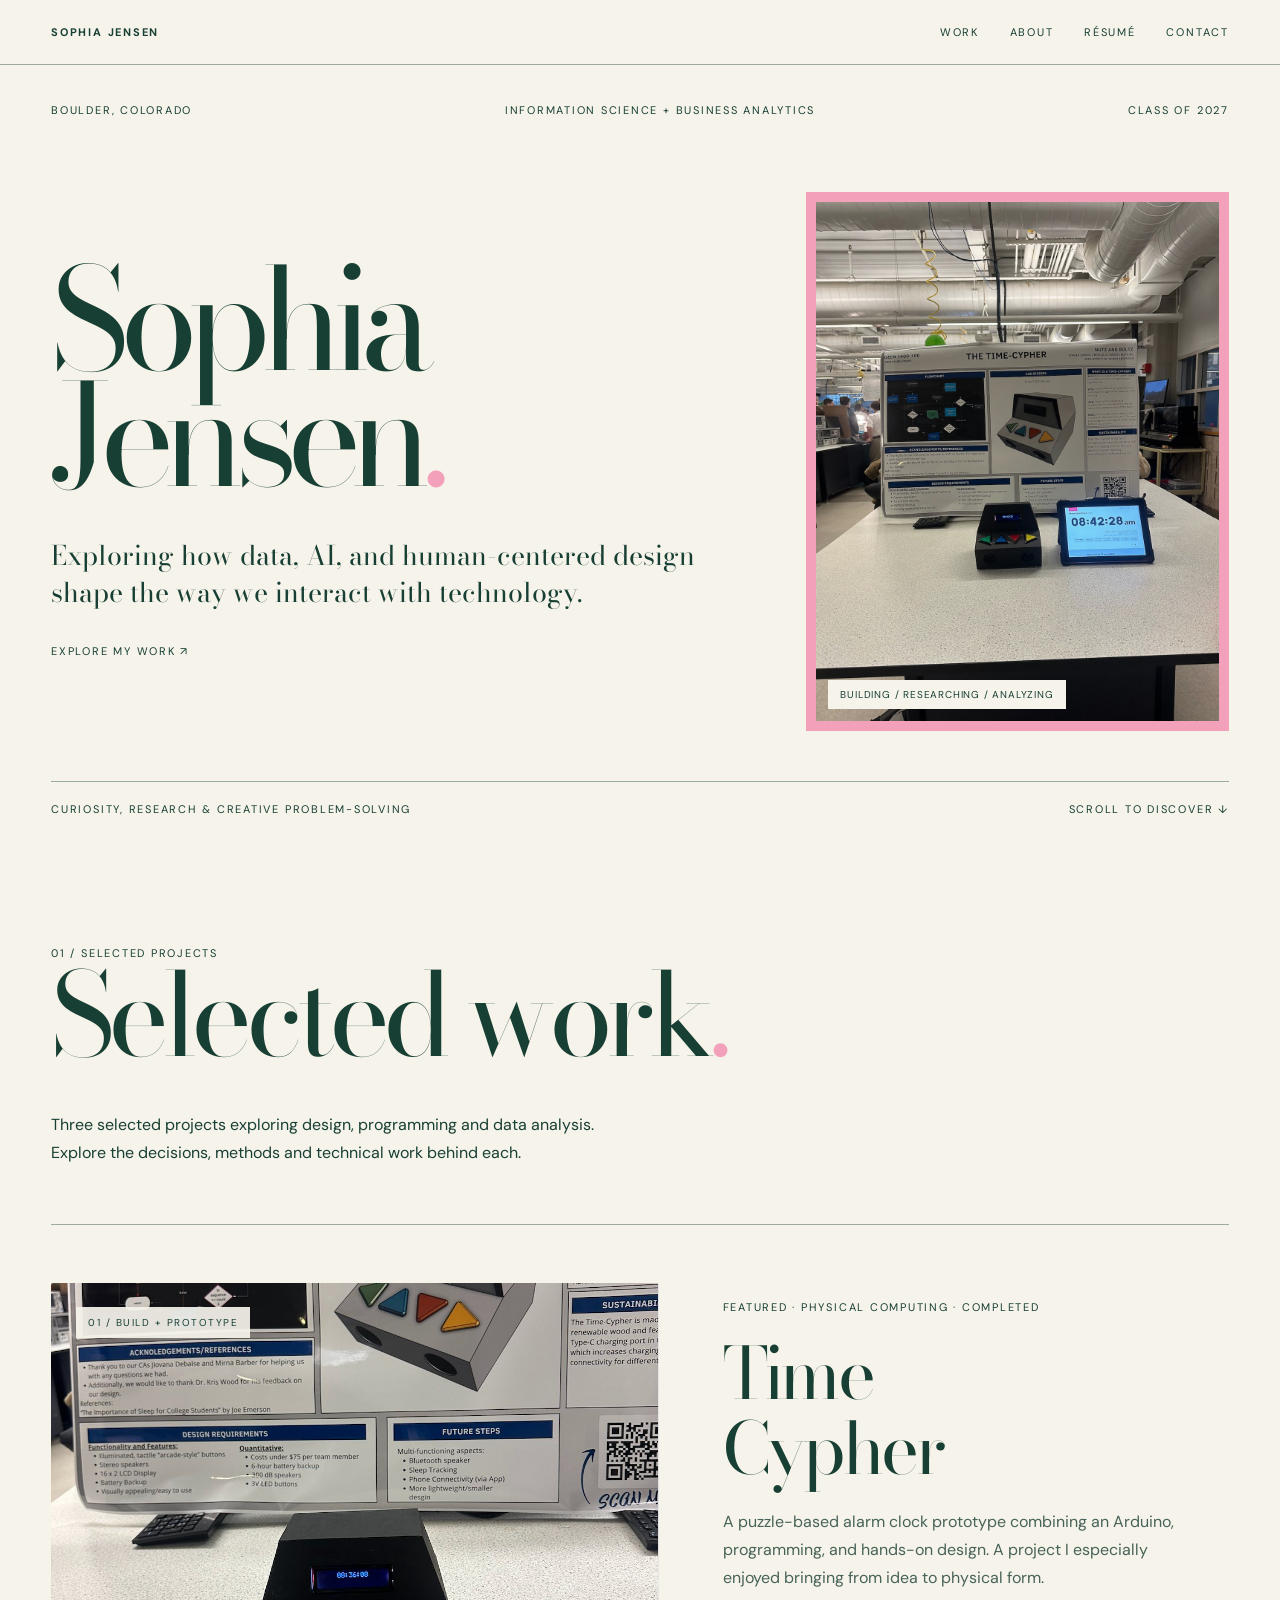
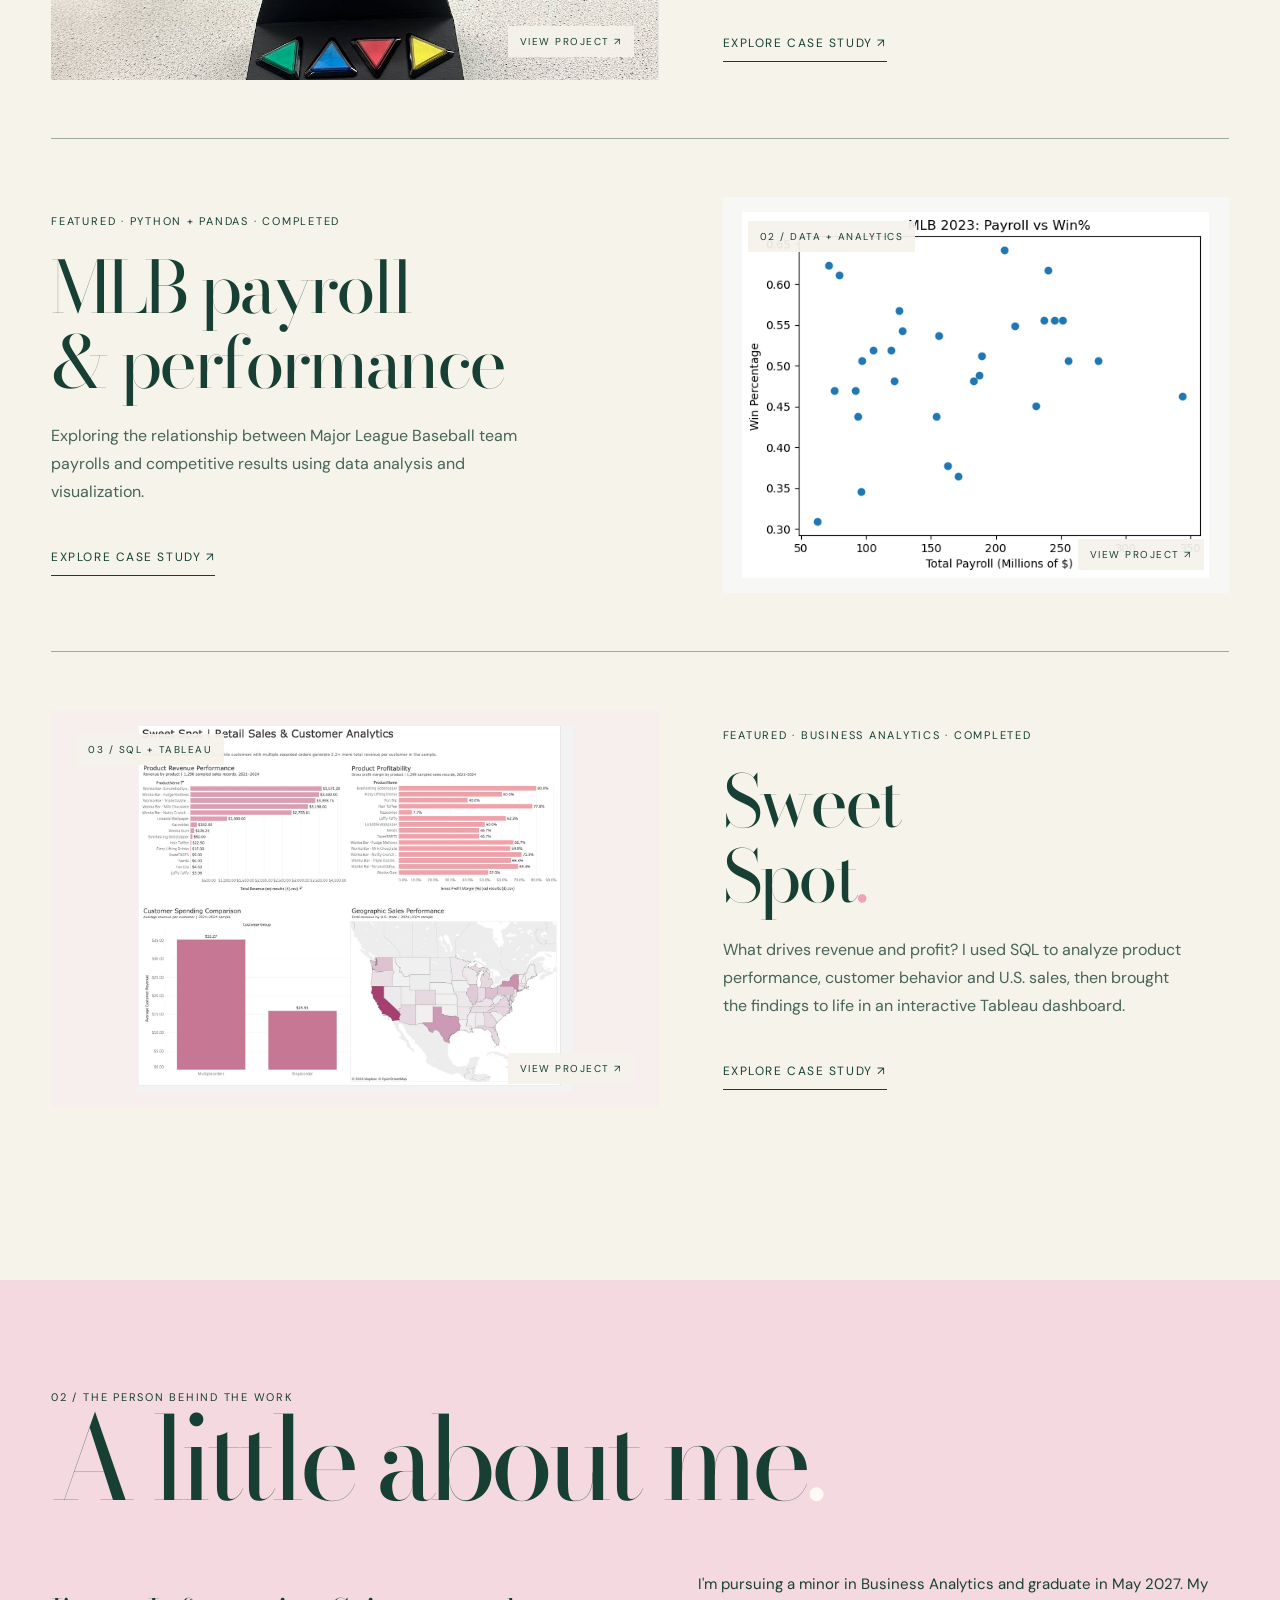
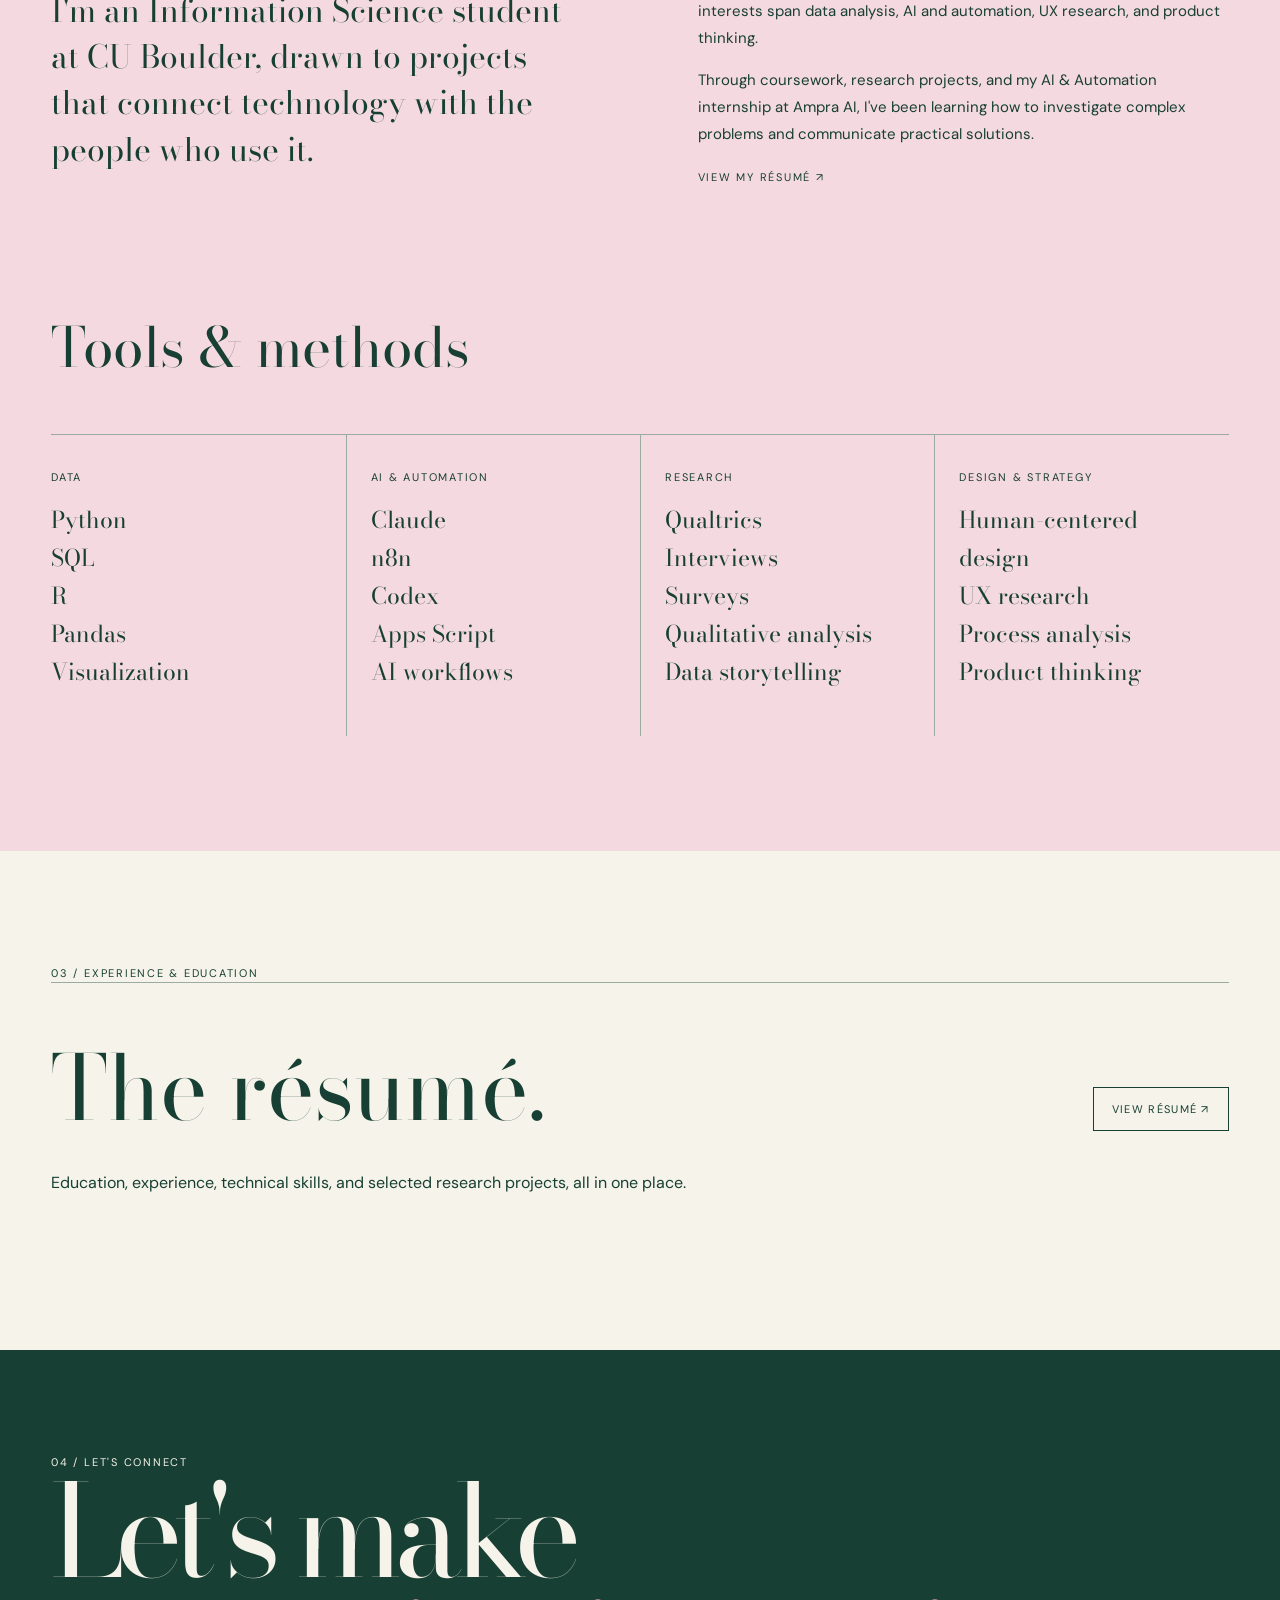
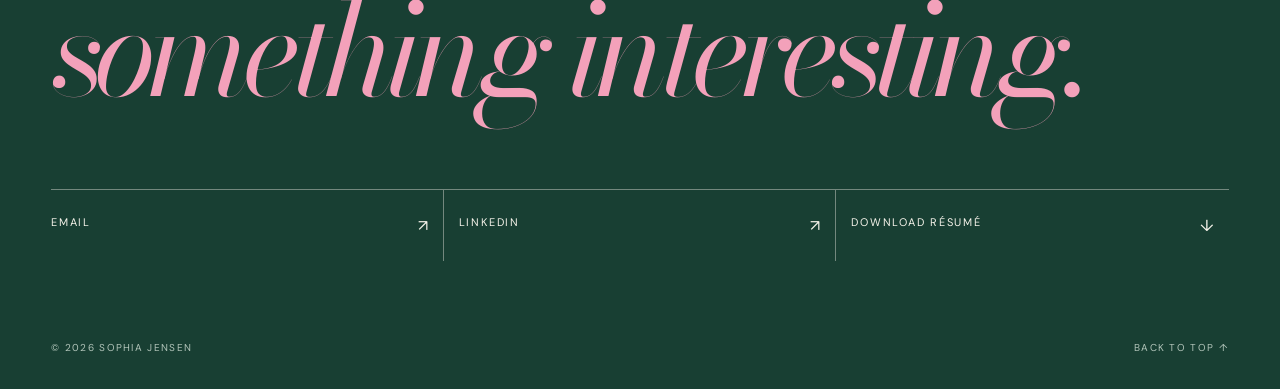
<file: index.html>
<!DOCTYPE html>

<html lang="en"><head><meta charset="utf-8"/><meta content="width=device-width, initial-scale=1" name="viewport"/><meta content="Sophia Jensen — Information Science, business analytics, data, AI, and human-centered design portfolio." name="description"/><title>Sophia Jensen | Information Science Portfolio</title><link href="style.css" rel="stylesheet"/><script defer="" src="script.js"></script></head><body id="top"><header class="site-header"><a class="brand" href="index.html">Sophia Jensen</a><nav aria-label="Main navigation" class="nav"><a href="#work">Work</a><a href="#about">About</a><a href="resume.html">Résumé</a><a href="#contact">Contact</a></nav></header><main><section class="hero container"><div class="hero-meta eyebrow"><span>Boulder, Colorado</span><span>Information Science + Business Analytics</span><span>Class of 2027</span></div><div class="hero-main"><div class="reveal"><h1 class="hero-name hero-arrive">Sophia<br/>Jensen<span>.</span></h1><p class="intro">Exploring how data, AI, and human-centered design shape the way we interact with technology.</p><a class="small-link" href="#work">Explore my work <span class="link-arrow">↗</span></a></div><div aria-label="Original photograph of Time Cypher prototype built by Sophia and teammates" class="hero-art reveal"><img alt="Time Cypher prototype on display at the engineering expo" class="hero-photo" src="assets/time-cypher-2.jpg"/><span class="art-bottom">BUILDING / RESEARCHING / ANALYZING</span></div></div><div class="hero-bottom meta"><span>Curiosity, research &amp; creative problem-solving</span><a href="#work">Scroll to discover ↓</a></div></section><section class="section container" id="work"><div class="eyebrow">01 / Selected projects</div><h2 class="section-heading reveal">Selected work<span style="color:var(--pink)">.</span></h2><p class="section-intro">Three selected projects exploring design, programming and data analysis. Explore the decisions, methods and technical work behind each.</p>
<div class="project featured-project reveal">
<a aria-label="Explore Time Cypher project" class="project-media media-time" href="projects/time-cypher.html"><img alt="Original Time Cypher alarm clock prototype at the CU Boulder design expo" class="project-photo" src="assets/time-cypher-1.jpg"/><span class="media-corner">01 / BUILD + PROTOTYPE</span><span class="media-action">View project ↗</span></a>
<div class="project-copy"><div class="eyebrow">Featured · Physical computing · Completed</div><h3 class="project-title">Time<br/>Cypher</h3><p class="project-description">A puzzle-based alarm clock prototype combining an Arduino, programming, and hands-on design. A project I especially enjoyed bringing from idea to physical form.</p><a class="project-link" href="projects/time-cypher.html">Explore case study <span class="project-arrow">↗</span></a></div>
</div>
<div class="project featured-project reverse-project reveal">
<a aria-label="Explore MLB data analysis" class="project-media media-mlb" href="projects/mlb-analysis.html"><img alt="Original chart produced in the MLB payroll analysis notebook" class="project-photo" src="assets/mlb-chart-1.png"/><span class="media-corner">02 / DATA + ANALYTICS</span><span class="media-action">View project ↗</span></a>
<div class="project-copy"><div class="eyebrow">Featured · Python + Pandas · Completed</div><h3 class="project-title">MLB payroll<br/>&amp; performance</h3><p class="project-description">Exploring the relationship between Major League Baseball team payrolls and competitive results using data analysis and visualization.</p><a class="project-link" href="projects/mlb-analysis.html">Explore case study <span class="project-arrow">↗</span></a></div>
</div>
<div class="project featured-project reveal"><a class="project-media media-sweet" href="projects/sql-analysis.html" aria-label="Explore Sweet Spot SQL and Tableau case study"><img class="project-photo" src="assets/sweet-spot-dashboard.jpg" alt="Original Sweet Spot Tableau dashboard showing candy sales analysis" loading="lazy"><span class="media-corner">03 / SQL + TABLEAU</span><span class="media-action">View project ↗</span></a><div class="project-copy"><div class="eyebrow">Featured · Business analytics · Completed</div><h3 class="project-title">Sweet<br>Spot<span style="color:var(--pink)">.</span></h3><p class="project-description">What drives revenue and profit? I used SQL to analyze product performance, customer behavior and U.S. sales, then brought the findings to life in an interactive Tableau dashboard.</p><a class="project-link" href="projects/sql-analysis.html">Explore case study <span class="project-arrow">↗</span></a></div></div>
</section><section class="pink-section section" id="about"><div class="container"><div class="eyebrow">02 / The person behind the work</div><h2 class="section-heading reveal">A little about me<span style="color:#fffaf5">.</span></h2><div class="about-grid"><p class="about-copy">I'm an Information Science student at CU Boulder, drawn to projects that connect technology with the people who use it.</p><div class="about-detail"><p>I'm pursuing a minor in Business Analytics and graduate in May 2027. My interests span data analysis, AI and automation, UX research, and product thinking.</p><p>Through coursework, research projects, and my AI &amp; Automation internship at Ampra AI, I've been learning how to investigate complex problems and communicate practical solutions.</p><a class="small-link" href="resume.html">View my résumé <span class="link-arrow">↗</span></a></div></div><h3 style="font:400 55px 'Bodoni Moda',serif;margin:100px 0 0">Tools &amp; methods</h3><div class="skills-grid"><div class="skill-group"><span class="eyebrow">Data</span><ul><li>Python</li><li>SQL</li><li>R</li><li>Pandas</li><li>Visualization</li></ul></div><div class="skill-group"><span class="eyebrow">AI &amp; automation</span><ul><li>Claude</li><li>n8n</li><li>Codex</li><li>Apps Script</li><li>AI workflows</li></ul></div><div class="skill-group"><span class="eyebrow">Research</span><ul><li>Qualtrics</li><li>Interviews</li><li>Surveys</li><li>Qualitative analysis</li><li>Data storytelling</li></ul></div><div class="skill-group"><span class="eyebrow">Design &amp; strategy</span><ul><li>Human-centered design</li><li>UX research</li><li>Process analysis</li><li>Product thinking</li></ul></div></div></div></section><section class="section container"><span class="eyebrow">03 / Experience &amp; education</span><div class="resume-callout"><div><h2 style="font:400 clamp(50px,7vw,98px) 'Bodoni Moda',serif;margin:10px 0">The résumé.</h2><p>Education, experience, technical skills, and selected research projects, all in one place.</p></div><a class="action" href="resume.html">View résumé ↗</a></div></section></main><footer class="contact" id="contact"><div class="container"><span class="footer-label">04 / Let's connect</span><h2 class="contact-title">Let's make<br/><em>something interesting.</em></h2><div class="contact-links"><a href="mailto:Sophia.Jensen@colorado.edu"><span class="footer-label">Email</span><span>↗</span></a><a href="https://www.linkedin.com/in/sophiajensen7" rel="noopener noreferrer" target="_blank"><span class="footer-label">LinkedIn</span><span>↗</span></a><a download="" href="assets/Sophia_Jensen_Resume.pdf"><span class="footer-label">Download résumé</span><span>↓</span></a></div><div class="copyright"><span>© 2026 Sophia Jensen</span><a href="#top">Back to top ↑</a></div></div></footer></body></html>
</file>
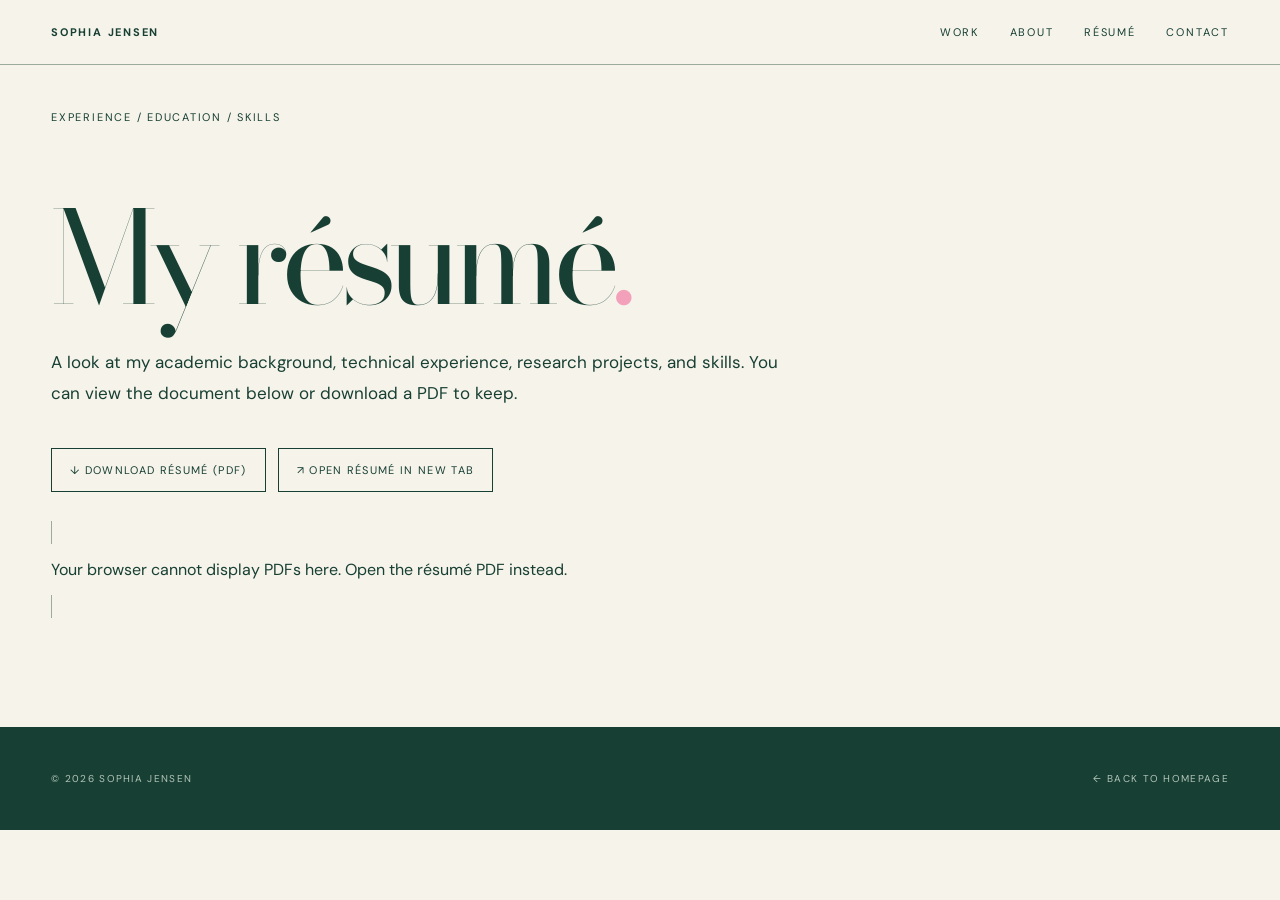
<file: resume.html>
<!doctype html><html lang="en"><head><meta charset="utf-8"><meta name="viewport" content="width=device-width,initial-scale=1"><title>Résumé | Sophia Jensen</title><link rel="stylesheet" href="style.css"></head><body><header class="site-header"><a href="index.html" class="brand">Sophia Jensen</a><nav class="nav" aria-label="Main navigation"><a href="index.html#work">Work</a><a href="index.html#about">About</a><a href="resume.html" aria-current="page">Résumé</a><a href="index.html#contact">Contact</a></nav></header><main class="container"><div class="eyebrow" style="margin-top:45px">Experience / Education / Skills</div><h1 class="page-title">My résumé<span style="color:var(--pink)">.</span></h1><p class="page-lead">A look at my academic background, technical experience, research projects, and skills. You can view the document below or download a PDF to keep.</p><div class="resume-actions"><a href="assets/Sophia_Jensen_Resume.pdf" class="action" download="Sophia_Jensen_Resume.pdf">↓ Download résumé (PDF)</a><a href="assets/Sophia_Jensen_Resume.pdf" class="action" target="_blank" rel="noopener noreferrer">↗ Open résumé in new tab</a></div><object class="resume-frame" data="assets/Sophia_Jensen_Resume.pdf" type="application/pdf"><p>Your browser cannot display PDFs here. <a href="assets/Sophia_Jensen_Resume.pdf">Open the résumé PDF instead.</a></p></object><div style="height:110px"></div></main><footer class="contact" style="padding:45px 0"><div class="container"><div class="copyright" style="margin:0"><span>© 2026 Sophia Jensen</span><a href="index.html">← Back to homepage</a></div></div></footer></body></html>
</file>
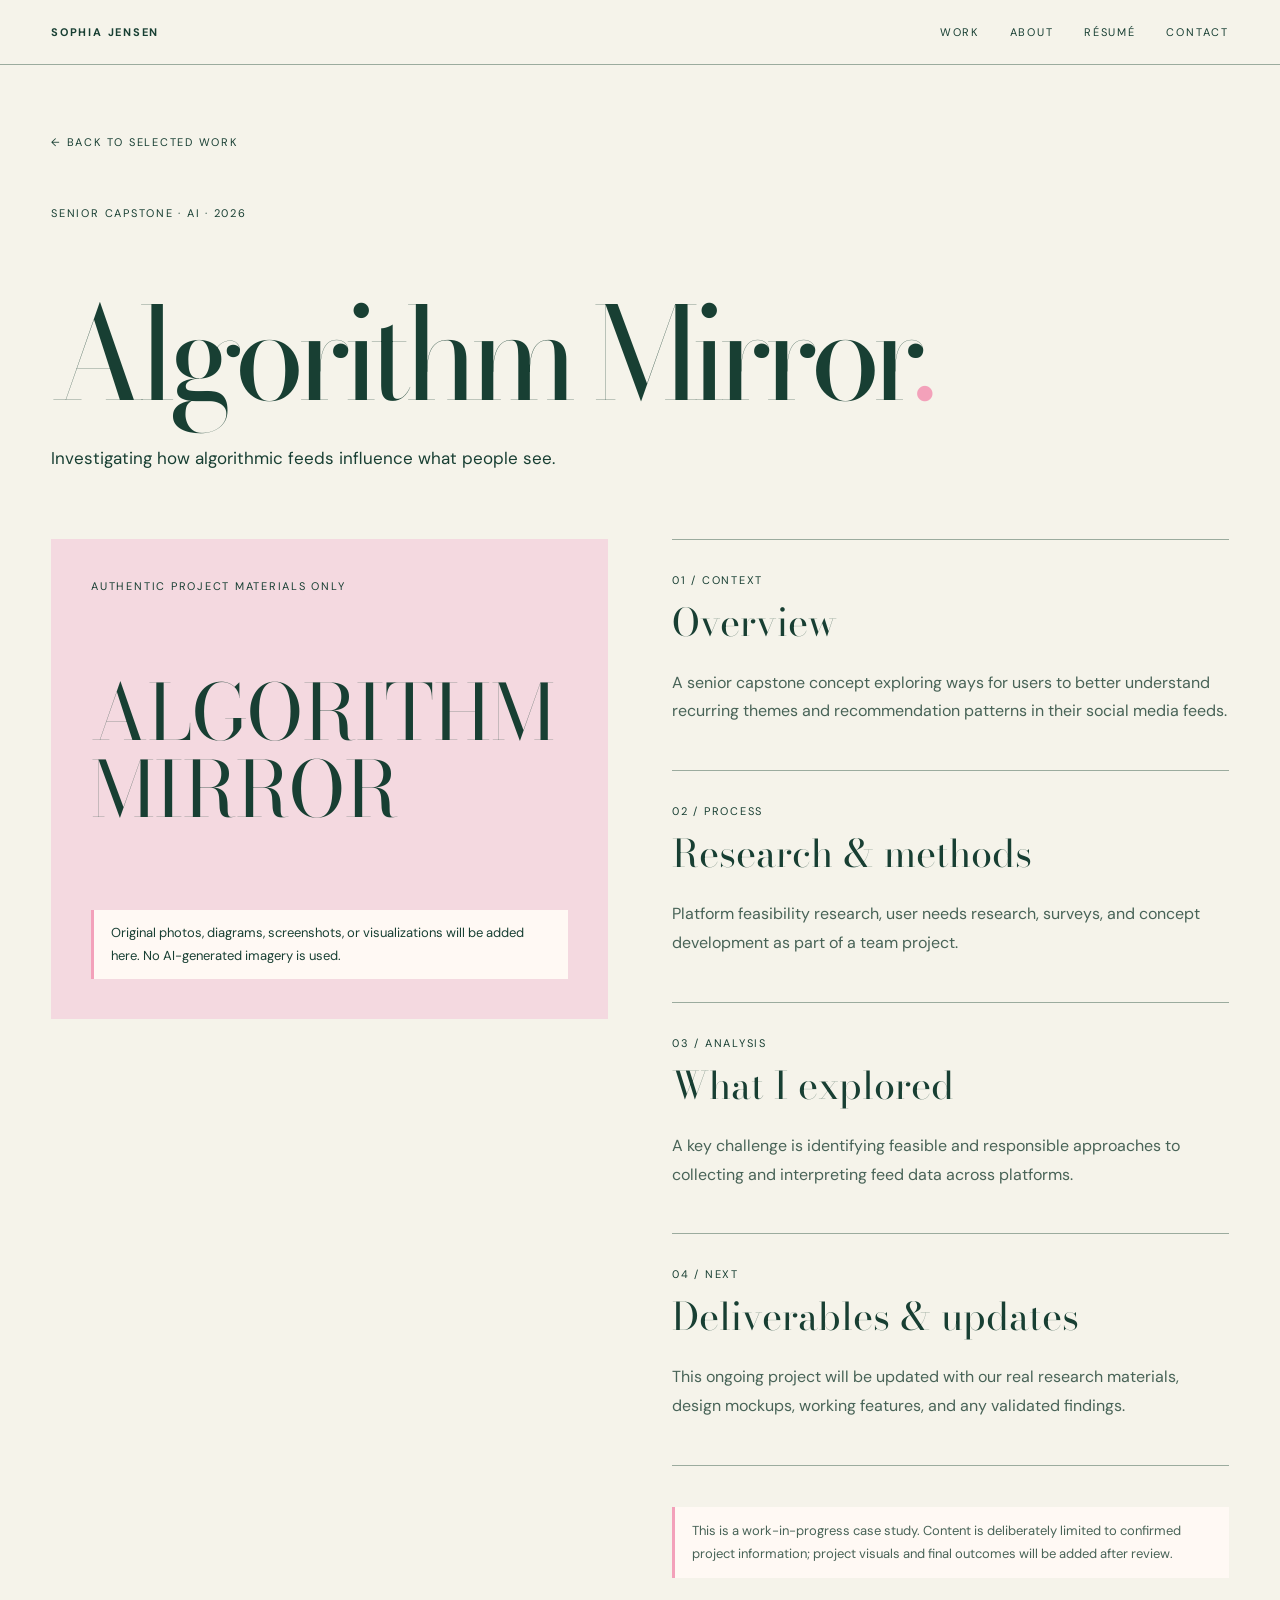
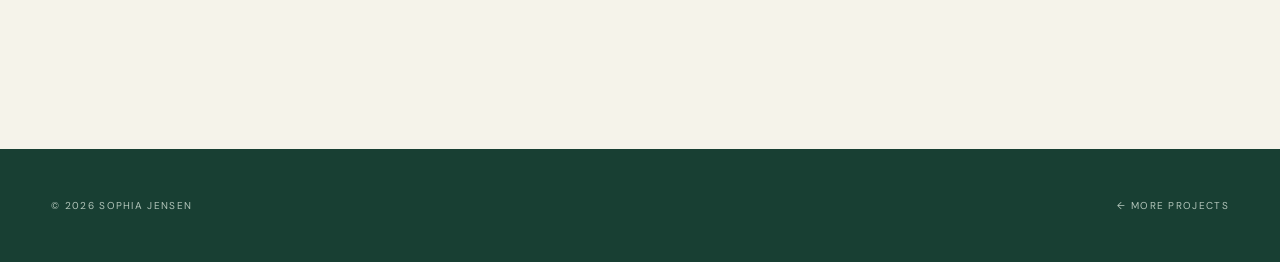
<file: projects/algorithm-mirror.html>
<!doctype html><html lang="en"><head><meta charset="utf-8"><meta name="viewport" content="width=device-width,initial-scale=1"><title>Algorithm Mirror | Sophia Jensen</title><link rel="stylesheet" href="../style.css"></head><body><header class="site-header"><a href="../index.html" class="brand">Sophia Jensen</a><nav class="nav" aria-label="Main navigation"><a href="../index.html#work">Work</a><a href="../index.html#about">About</a><a href="../resume.html">Résumé</a><a href="../index.html#contact">Contact</a></nav></header><main class="container"><div class="case-header"><a href="../index.html#work" class="small-link">← Back to selected work</a><div class="eyebrow" style="margin-top:55px">SENIOR CAPSTONE · AI · 2026</div><h1 class="page-title">Algorithm Mirror<span style="color:var(--pink)">.</span></h1><p class="page-lead">Investigating how algorithmic feeds influence what people see.</p></div><div class="case-grid"><div class="case-visual"><span class="eyebrow">Authentic project materials only</span><strong>ALGORITHM MIRROR</strong><div class="notice">Original photos, diagrams, screenshots, or visualizations will be added here. No AI-generated imagery is used.</div></div><article class="case-story"><section><span class="eyebrow">01 / Context</span><h2>Overview</h2><p>A senior capstone concept exploring ways for users to better understand recurring themes and recommendation patterns in their social media feeds.</p></section><section><span class="eyebrow">02 / Process</span><h2>Research & methods</h2><p>Platform feasibility research, user needs research, surveys, and concept development as part of a team project.</p></section><section><span class="eyebrow">03 / Analysis</span><h2>What I explored</h2><p>A key challenge is identifying feasible and responsible approaches to collecting and interpreting feed data across platforms.</p></section><section><span class="eyebrow">04 / Next</span><h2>Deliverables & updates</h2><p>This ongoing project will be updated with our real research materials, design mockups, working features, and any validated findings.</p></section><section><p class="notice">This is a work-in-progress case study. Content is deliberately limited to confirmed project information; project visuals and final outcomes will be added after review.</p></section></article></div></main><footer class="contact" style="padding:50px 0"><div class="container"><div class="copyright" style="margin:0"><span>© 2026 Sophia Jensen</span><a href="../index.html#work">← More projects</a></div></div></footer></body></html>
</file>
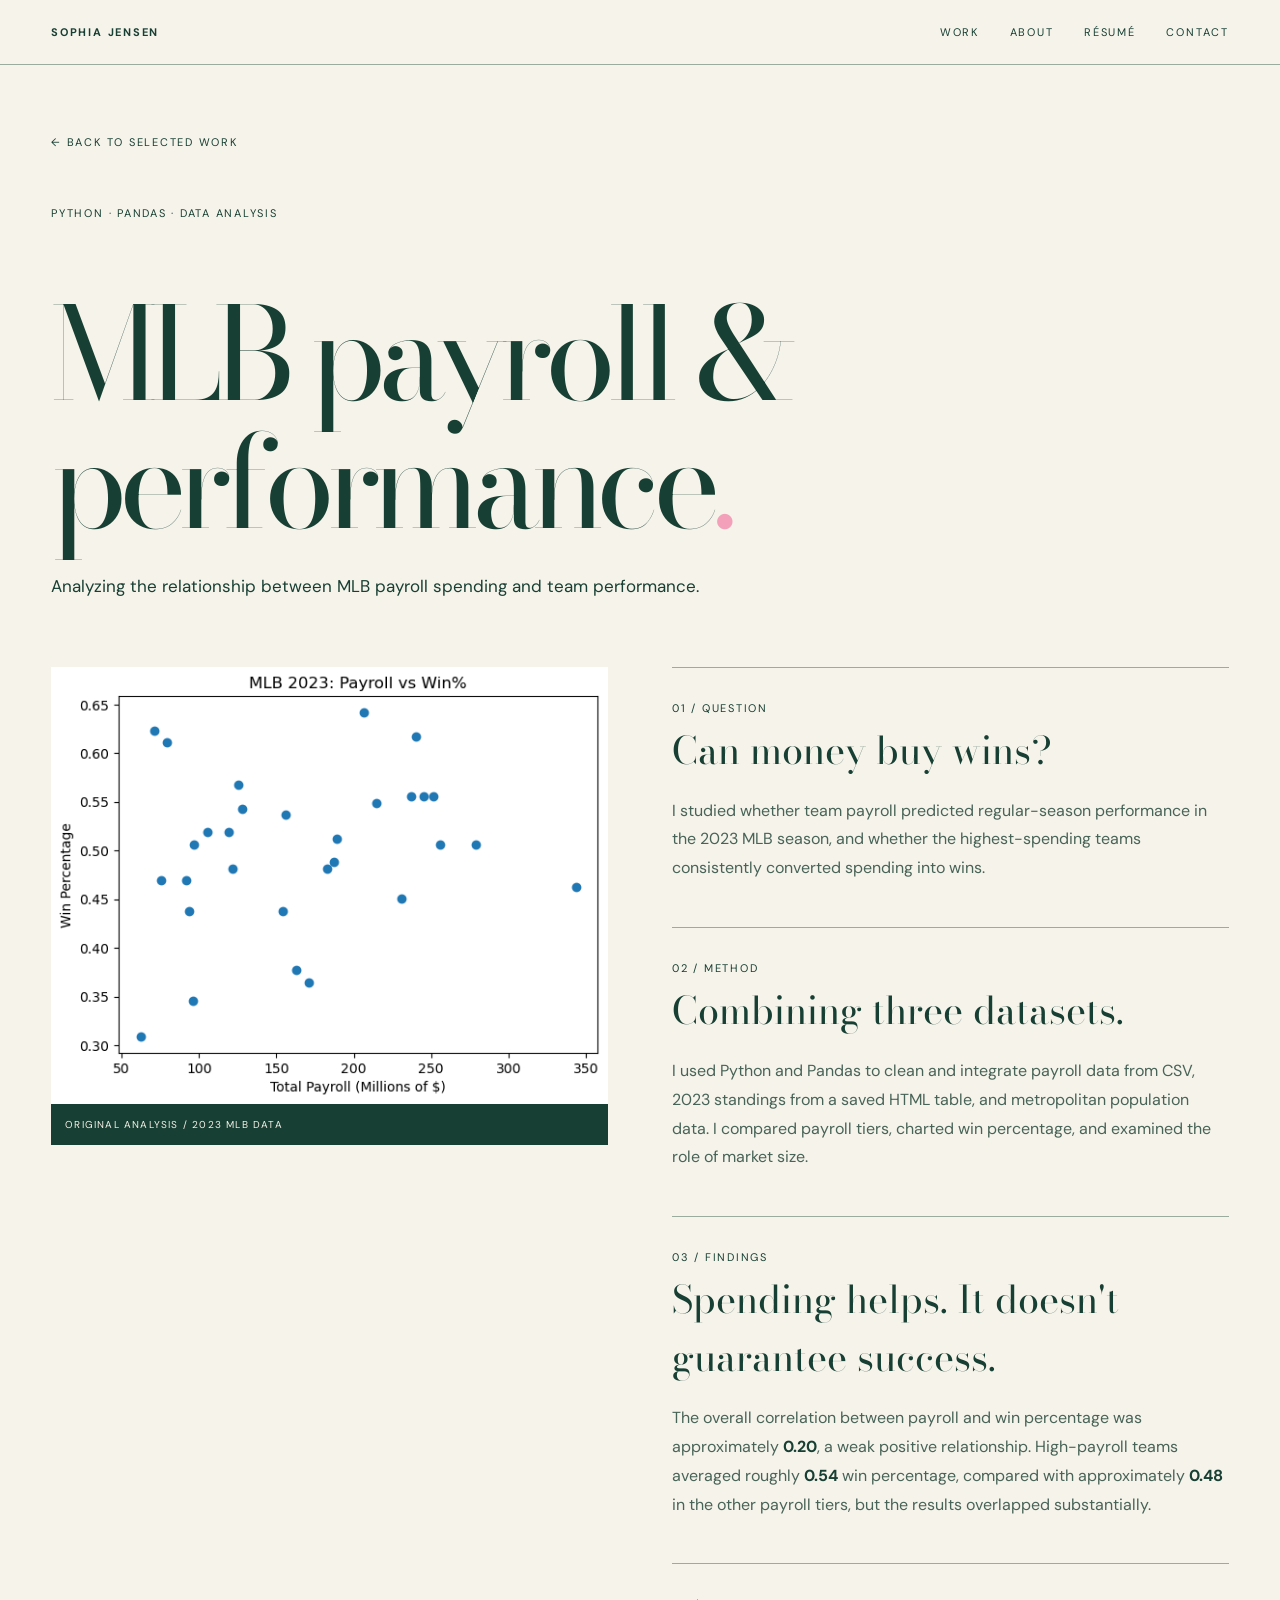
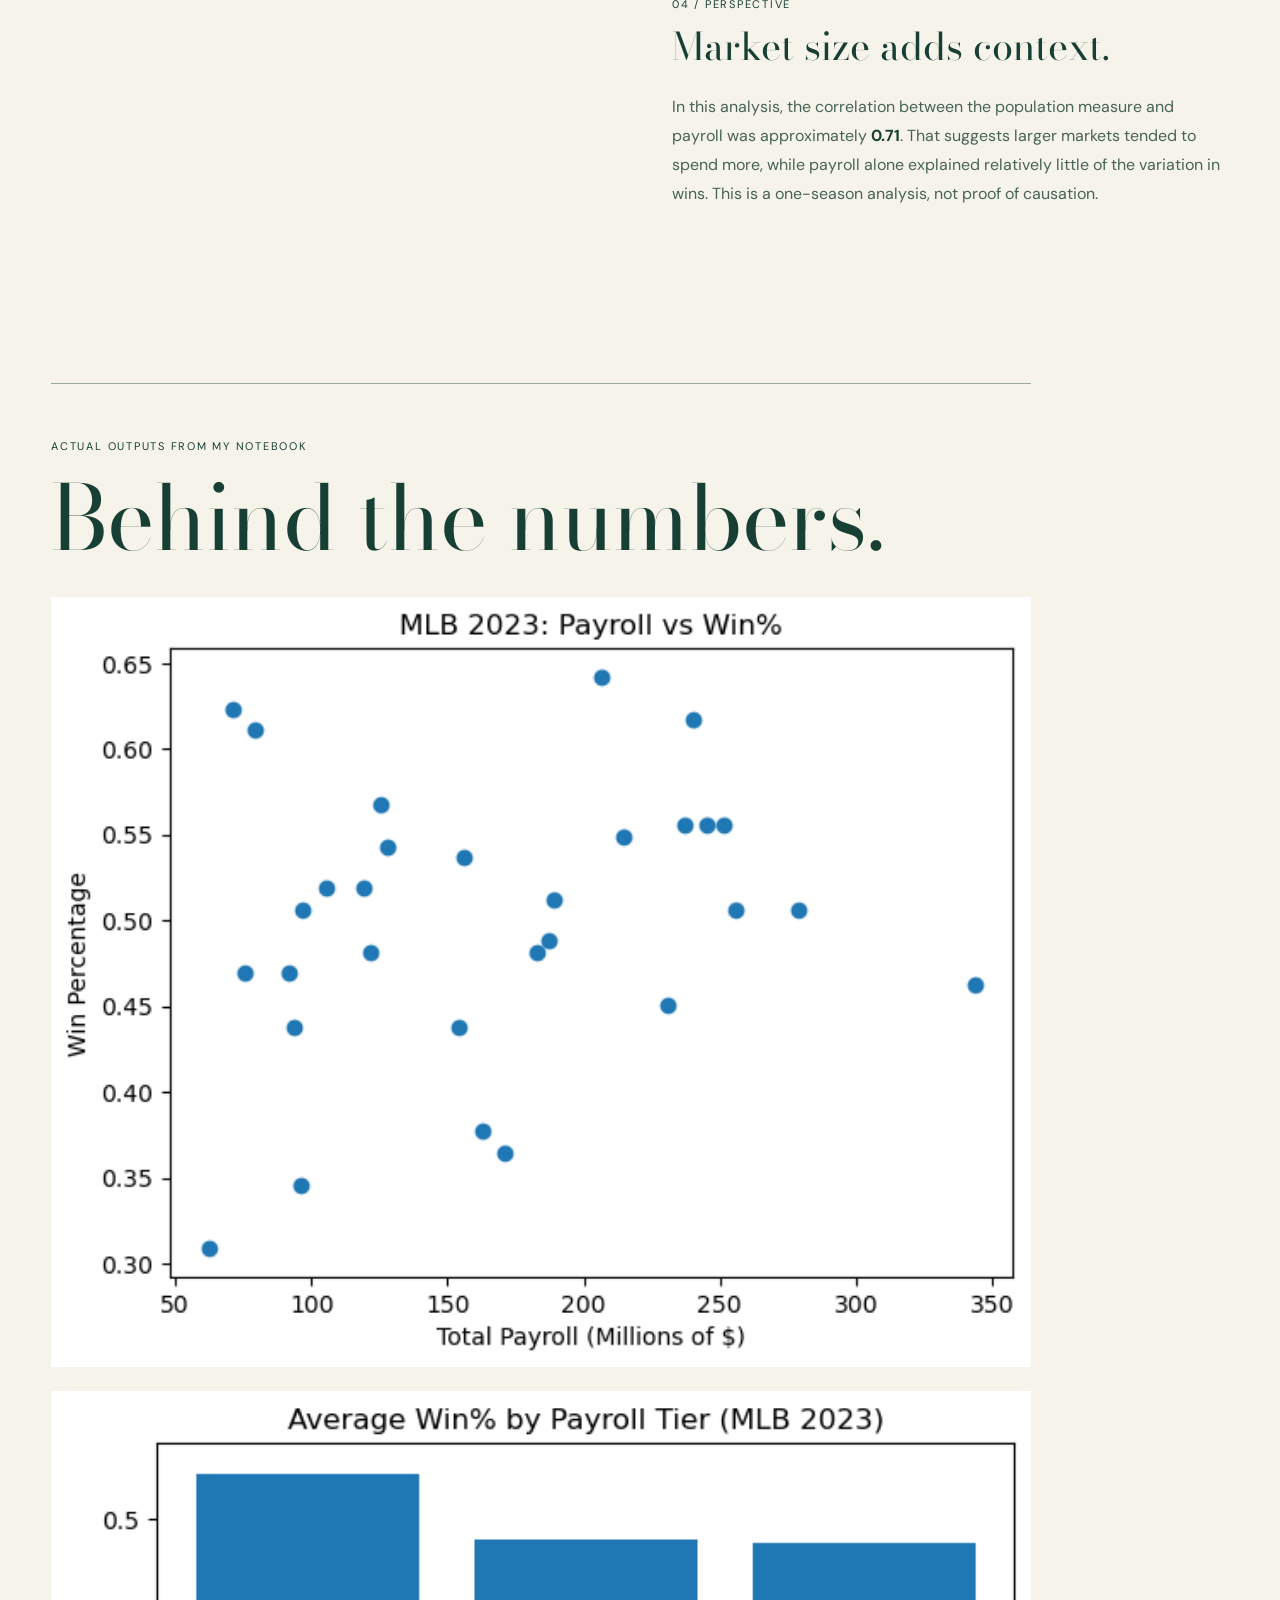
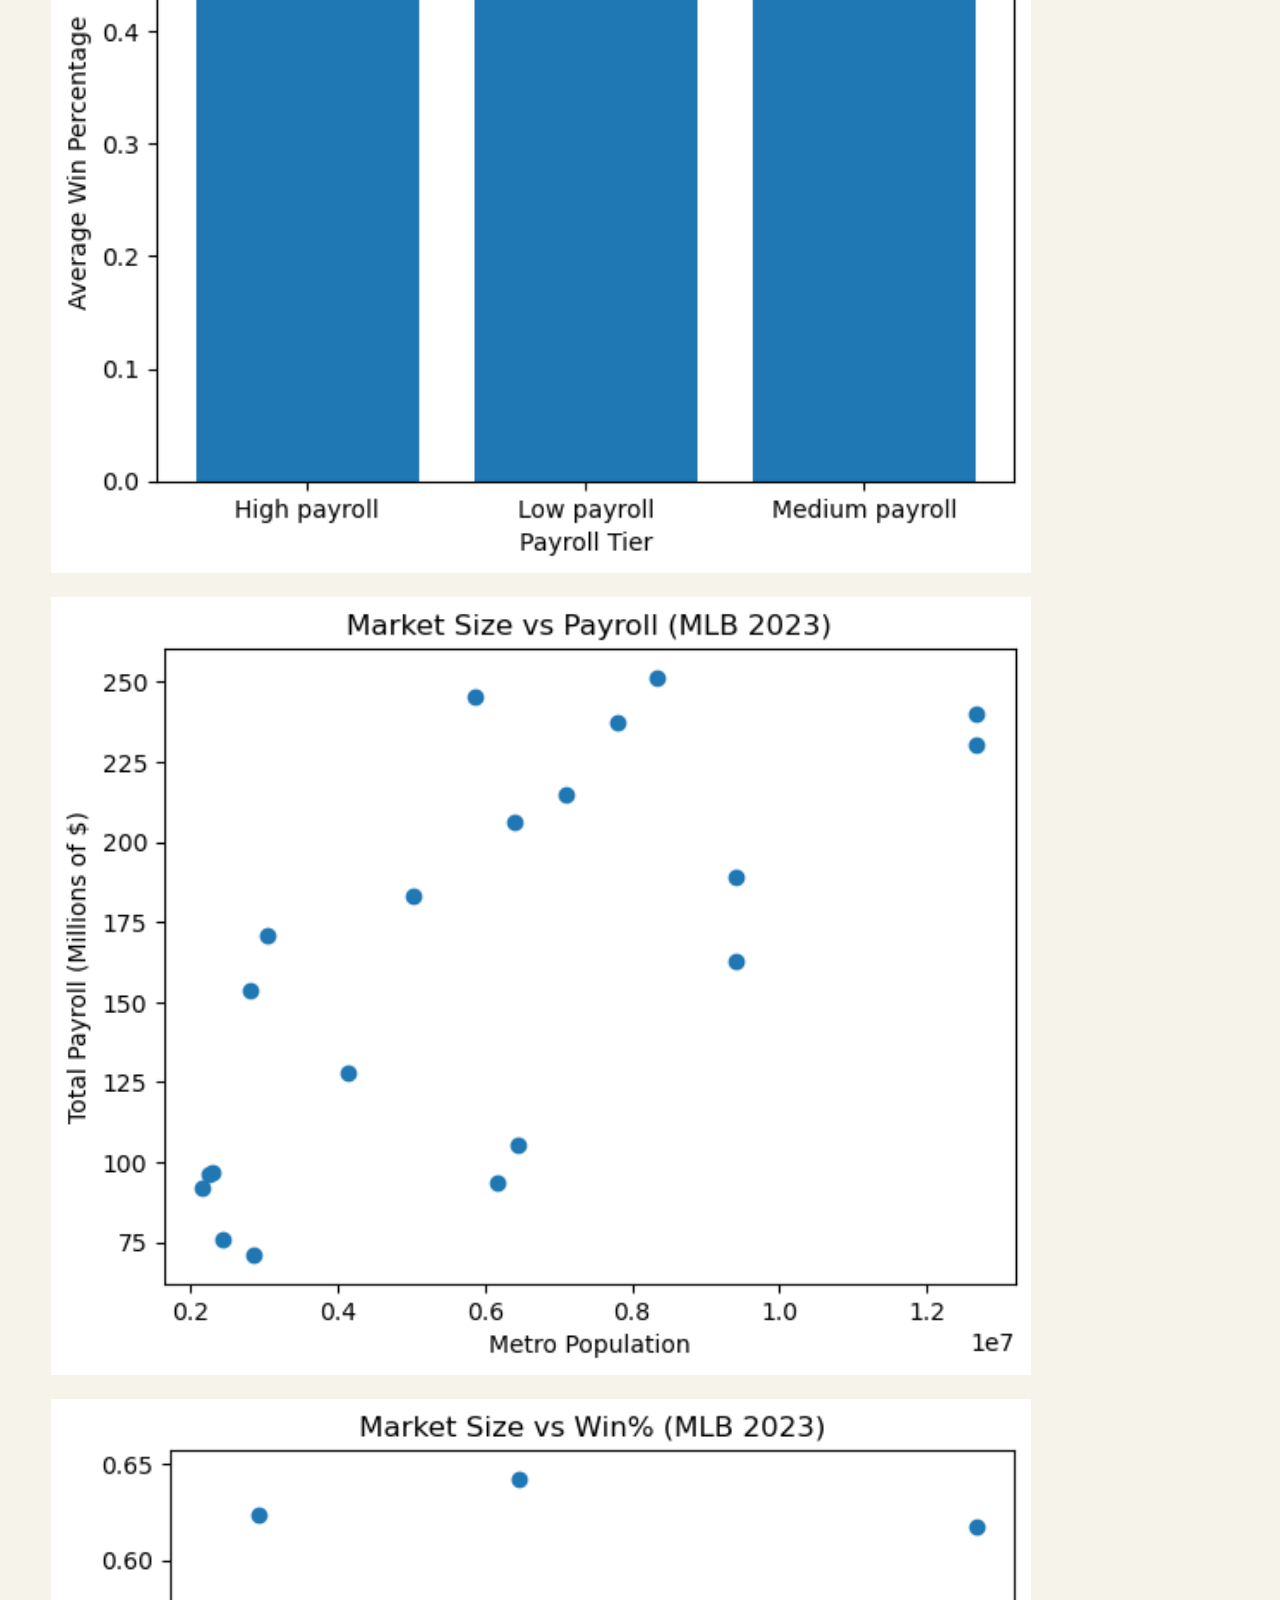
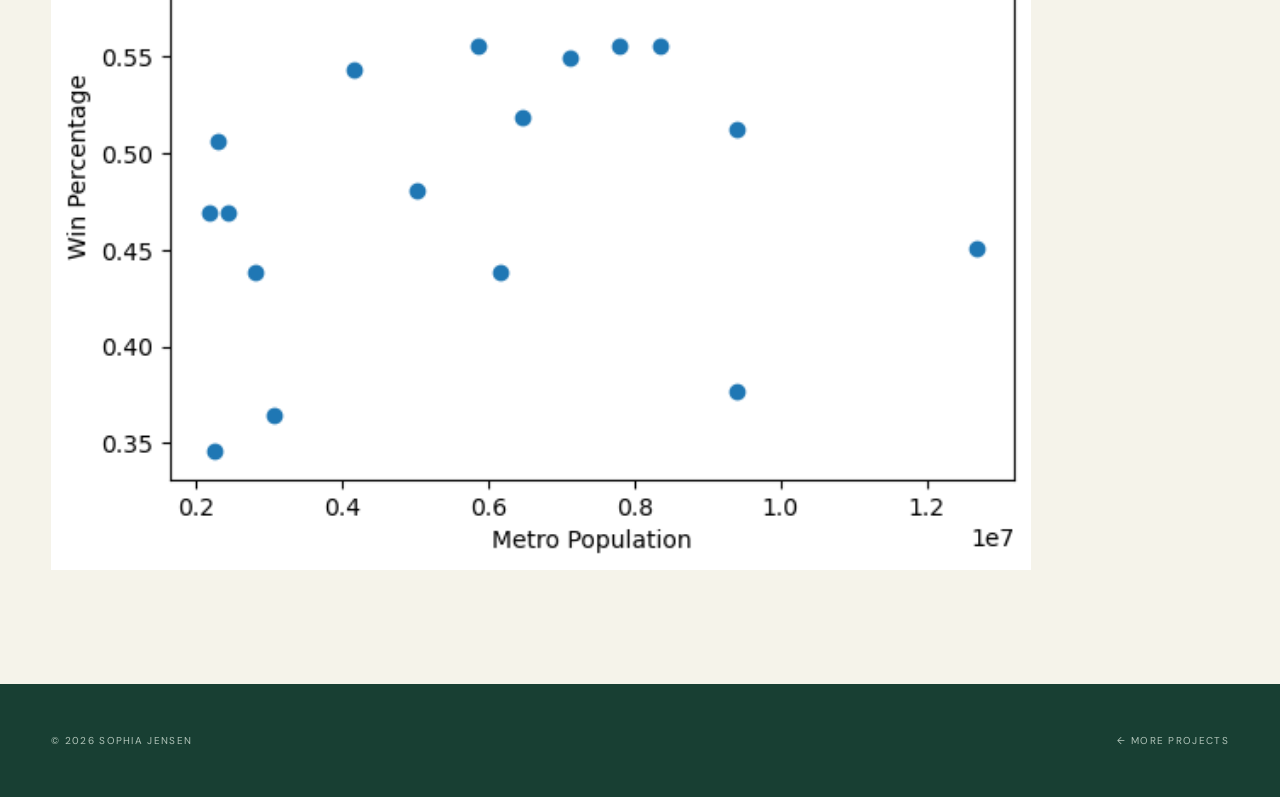
<file: projects/mlb-analysis.html>
<!DOCTYPE html>

<html lang="en"><head><meta charset="utf-8"/><meta content="width=device-width,initial-scale=1" name="viewport"/><title>MLB payroll &amp; performance | Sophia Jensen</title><link href="../style.css" rel="stylesheet"/></head><body><header class="site-header"><a class="brand" href="../index.html">Sophia Jensen</a><nav aria-label="Main navigation" class="nav"><a href="../index.html#work">Work</a><a href="../index.html#about">About</a><a href="../resume.html">Résumé</a><a href="../index.html#contact">Contact</a></nav></header><main class="container"><div class="case-header"><a class="small-link" href="../index.html#work">← Back to selected work</a><div class="eyebrow" style="margin-top:55px">PYTHON · PANDAS · DATA ANALYSIS</div><h1 class="page-title">MLB payroll &amp; performance<span style="color:var(--pink)">.</span></h1><p class="page-lead">Analyzing the relationship between MLB payroll spending and team performance.</p></div><div class="case-grid"><div class="case-visual authentic-photo chart-photo"><img alt="Scatter plot from original MLB Python notebook showing payroll and win percentage" src="../assets/mlb-chart-1.png"/><span class="photo-caption">ORIGINAL ANALYSIS / 2023 MLB DATA</span></div><article class="case-story"><section><span class="eyebrow">01 / Question</span><h2>Can money buy wins?</h2><p>I studied whether team payroll predicted regular-season performance in the 2023 MLB season, and whether the highest-spending teams consistently converted spending into wins.</p></section><section><span class="eyebrow">02 / Method</span><h2>Combining three datasets.</h2><p>I used Python and Pandas to clean and integrate payroll data from CSV, 2023 standings from a saved HTML table, and metropolitan population data. I compared payroll tiers, charted win percentage, and examined the role of market size.</p></section><section><span class="eyebrow">03 / Findings</span><h2>Spending helps. It doesn't guarantee success.</h2><p>The overall correlation between payroll and win percentage was approximately <strong>0.20</strong>, a weak positive relationship. High-payroll teams averaged roughly <strong>0.54</strong> win percentage, compared with approximately <strong>0.48</strong> in the other payroll tiers, but the results overlapped substantially.</p></section><section><span class="eyebrow">04 / Perspective</span><h2>Market size adds context.</h2><p>In this analysis, the correlation between the population measure and payroll was approximately <strong>0.71</strong>. That suggests larger markets tended to spend more, while payroll alone explained relatively little of the variation in wins. This is a one-season analysis, not proof of causation.</p></section></article></div><section class="case-gallery"><span class="eyebrow">ACTUAL OUTPUTS FROM MY NOTEBOOK</span><h2 class="gallery-title">Behind the numbers.</h2><img alt="Original MLB notebook analysis visualization 1" loading="lazy" src="../assets/mlb-chart-1.png"/><img alt="Original MLB notebook analysis visualization 2" loading="lazy" src="../assets/mlb-chart-2.png"/><img alt="Original MLB notebook analysis visualization 3" loading="lazy" src="../assets/mlb-chart-3.png"/><img alt="Original MLB notebook analysis visualization 4" loading="lazy" src="../assets/mlb-chart-4.png"/></section></main><footer class="contact" style="padding:50px 0"><div class="container"><div class="copyright" style="margin:0"><span>© 2026 Sophia Jensen</span><a href="../index.html#work">← More projects</a></div></div></footer></body></html>
</file>
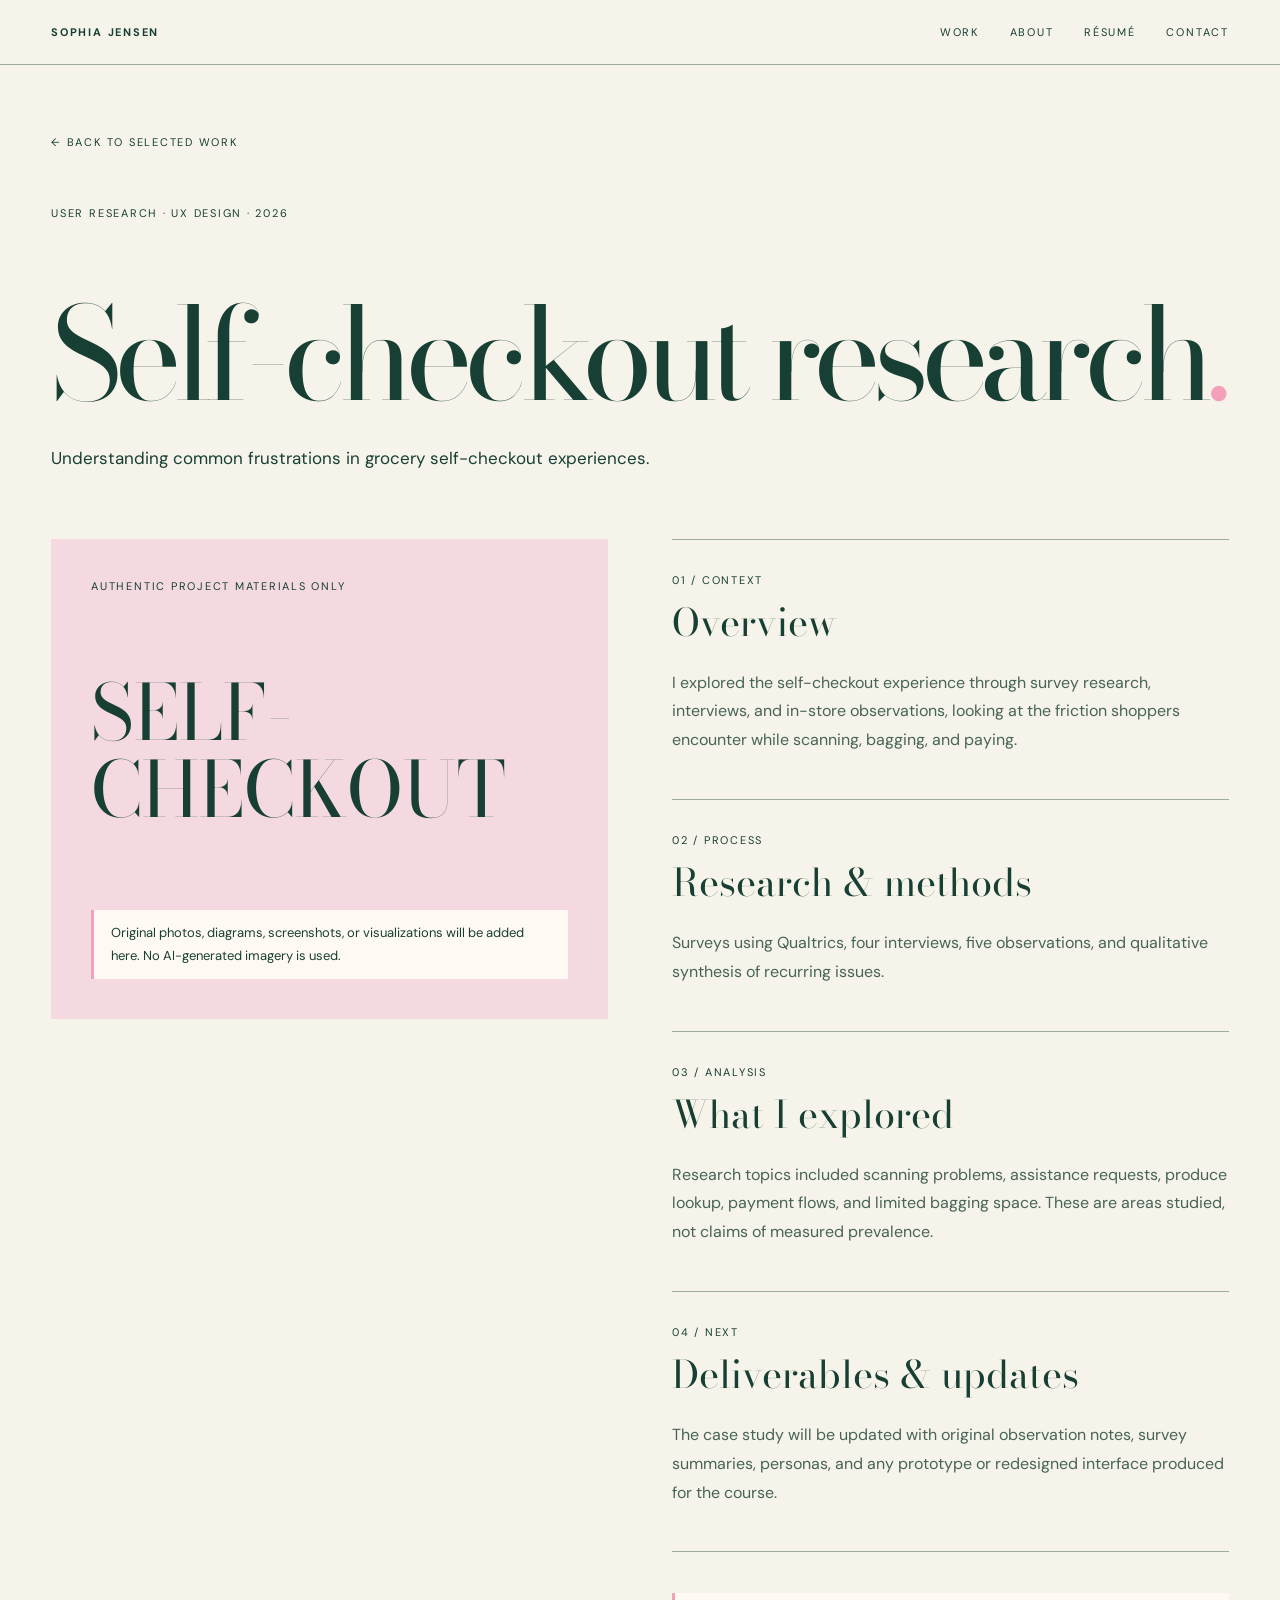
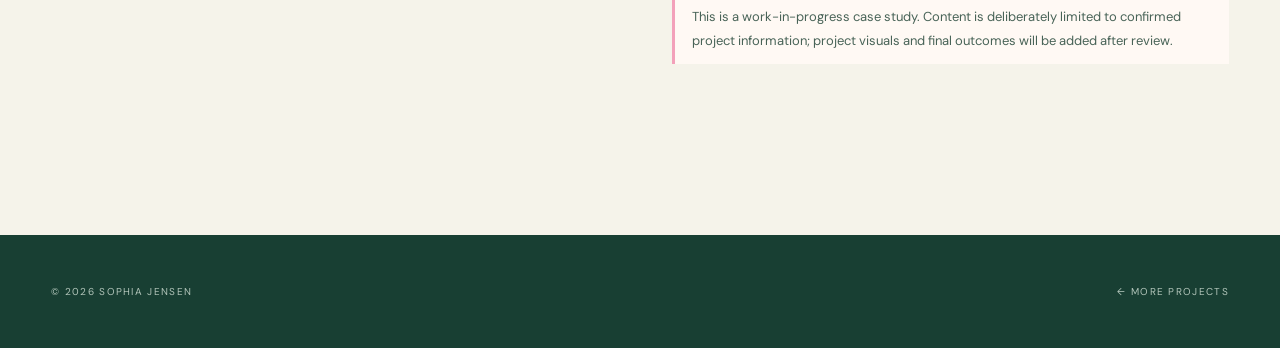
<file: projects/self-checkout.html>
<!doctype html><html lang="en"><head><meta charset="utf-8"><meta name="viewport" content="width=device-width,initial-scale=1"><title>Self-checkout research | Sophia Jensen</title><link rel="stylesheet" href="../style.css"></head><body><header class="site-header"><a href="../index.html" class="brand">Sophia Jensen</a><nav class="nav" aria-label="Main navigation"><a href="../index.html#work">Work</a><a href="../index.html#about">About</a><a href="../resume.html">Résumé</a><a href="../index.html#contact">Contact</a></nav></header><main class="container"><div class="case-header"><a href="../index.html#work" class="small-link">← Back to selected work</a><div class="eyebrow" style="margin-top:55px">USER RESEARCH · UX DESIGN · 2026</div><h1 class="page-title">Self-checkout research<span style="color:var(--pink)">.</span></h1><p class="page-lead">Understanding common frustrations in grocery self-checkout experiences.</p></div><div class="case-grid"><div class="case-visual"><span class="eyebrow">Authentic project materials only</span><strong>SELF-CHECKOUT</strong><div class="notice">Original photos, diagrams, screenshots, or visualizations will be added here. No AI-generated imagery is used.</div></div><article class="case-story"><section><span class="eyebrow">01 / Context</span><h2>Overview</h2><p>I explored the self-checkout experience through survey research, interviews, and in-store observations, looking at the friction shoppers encounter while scanning, bagging, and paying.</p></section><section><span class="eyebrow">02 / Process</span><h2>Research & methods</h2><p>Surveys using Qualtrics, four interviews, five observations, and qualitative synthesis of recurring issues.</p></section><section><span class="eyebrow">03 / Analysis</span><h2>What I explored</h2><p>Research topics included scanning problems, assistance requests, produce lookup, payment flows, and limited bagging space. These are areas studied, not claims of measured prevalence.</p></section><section><span class="eyebrow">04 / Next</span><h2>Deliverables & updates</h2><p>The case study will be updated with original observation notes, survey summaries, personas, and any prototype or redesigned interface produced for the course.</p></section><section><p class="notice">This is a work-in-progress case study. Content is deliberately limited to confirmed project information; project visuals and final outcomes will be added after review.</p></section></article></div></main><footer class="contact" style="padding:50px 0"><div class="container"><div class="copyright" style="margin:0"><span>© 2026 Sophia Jensen</span><a href="../index.html#work">← More projects</a></div></div></footer></body></html>
</file>
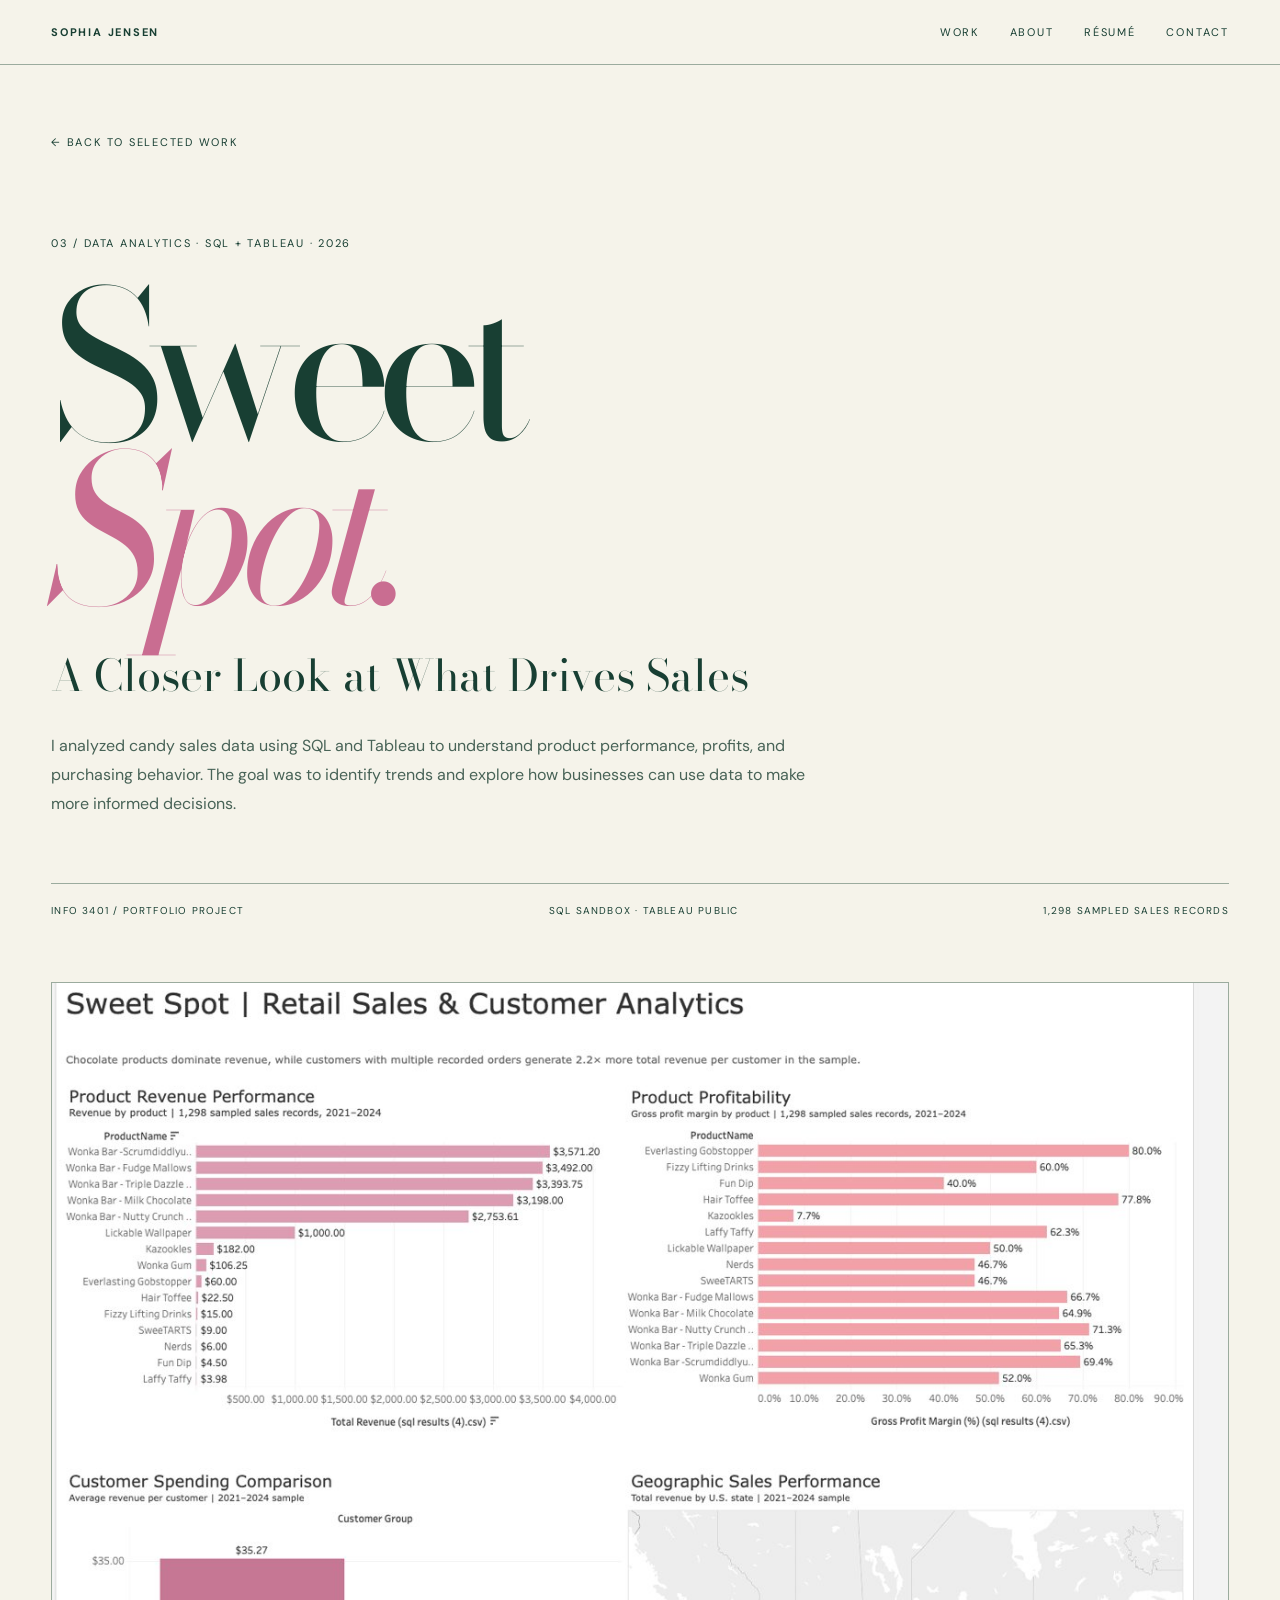
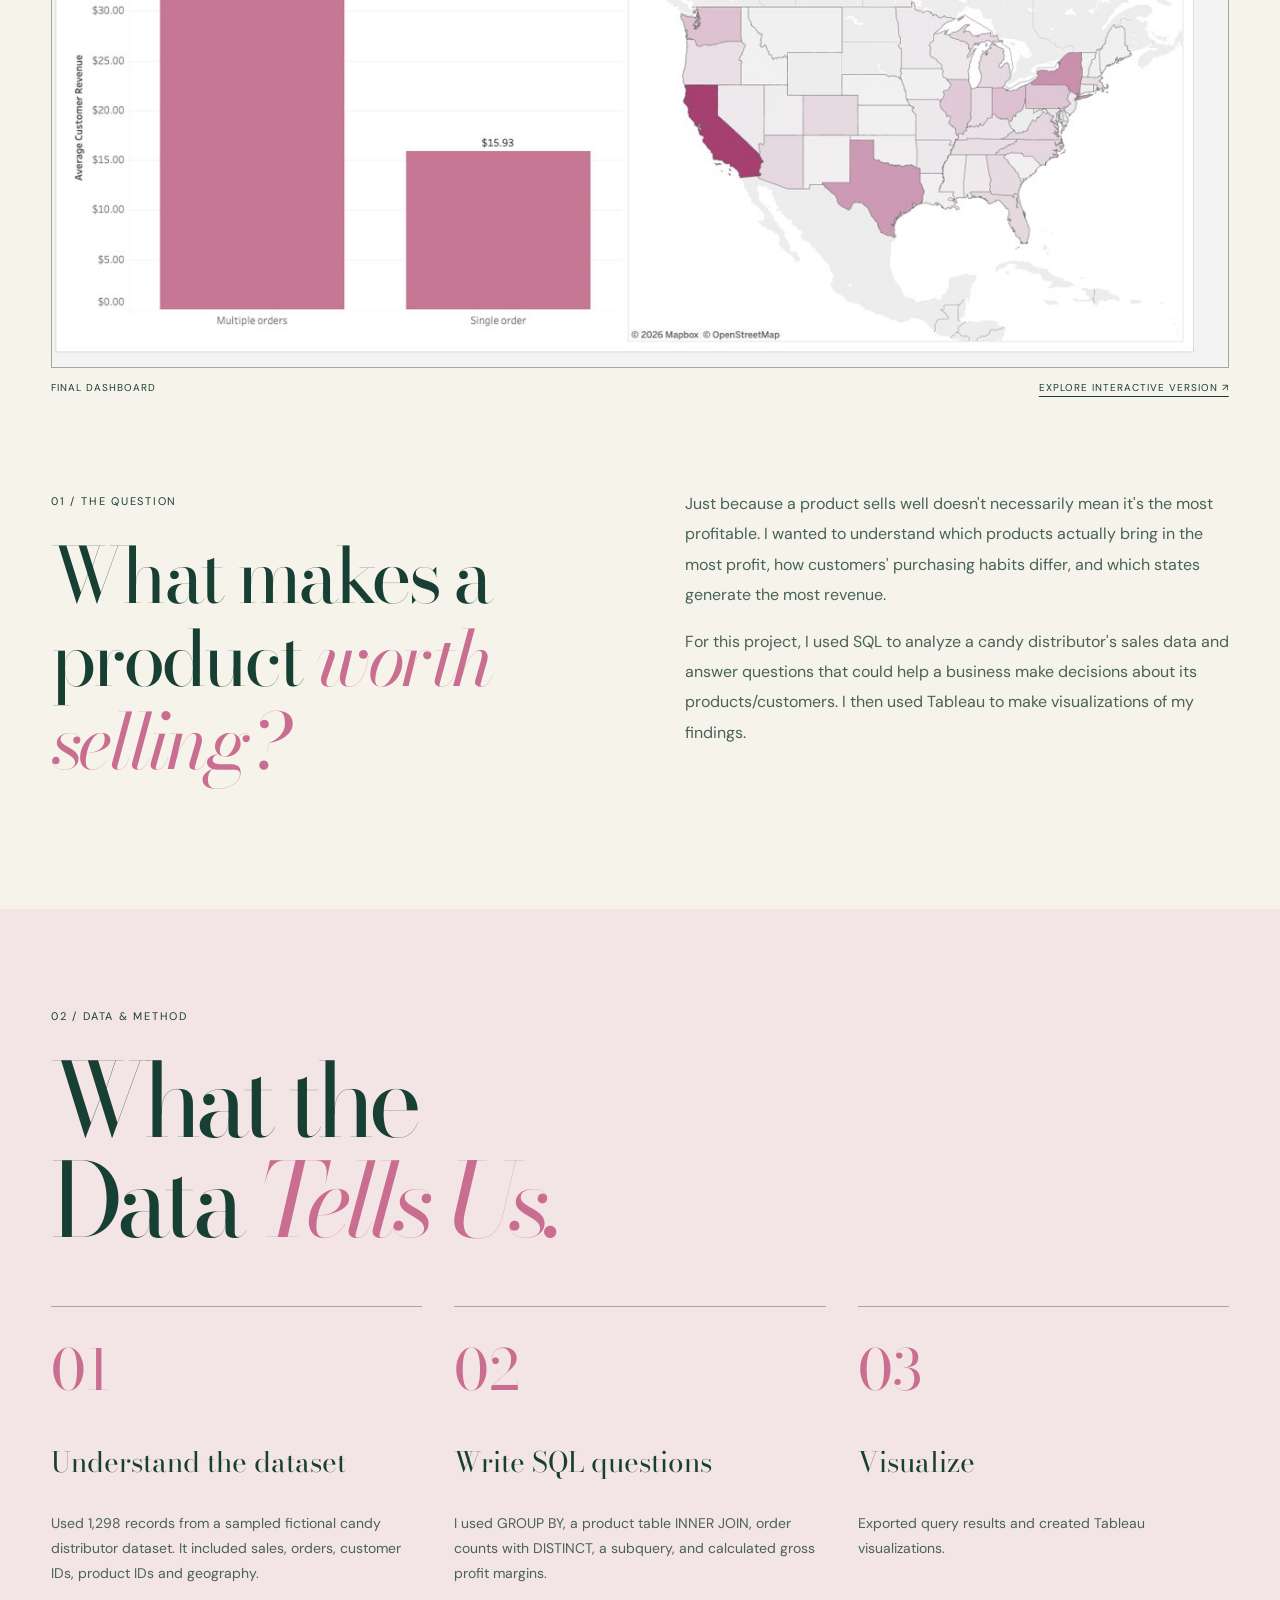
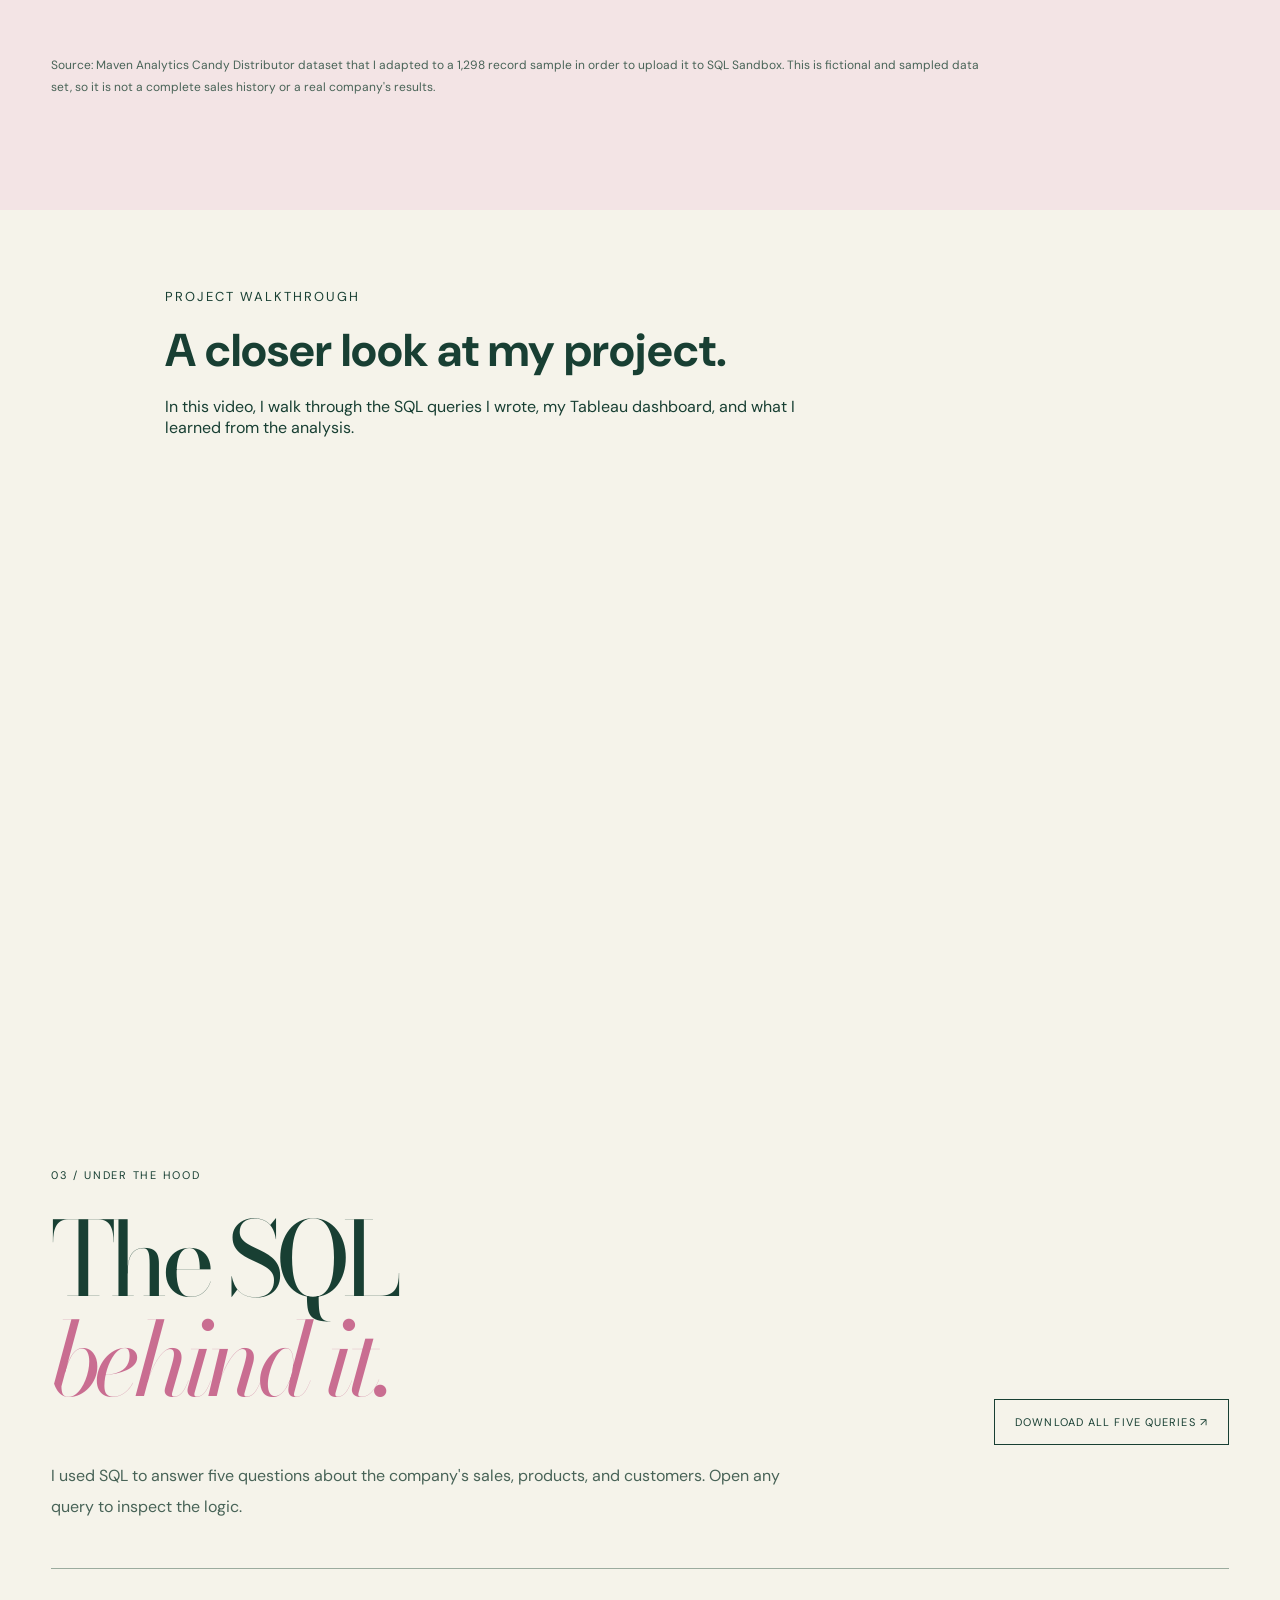
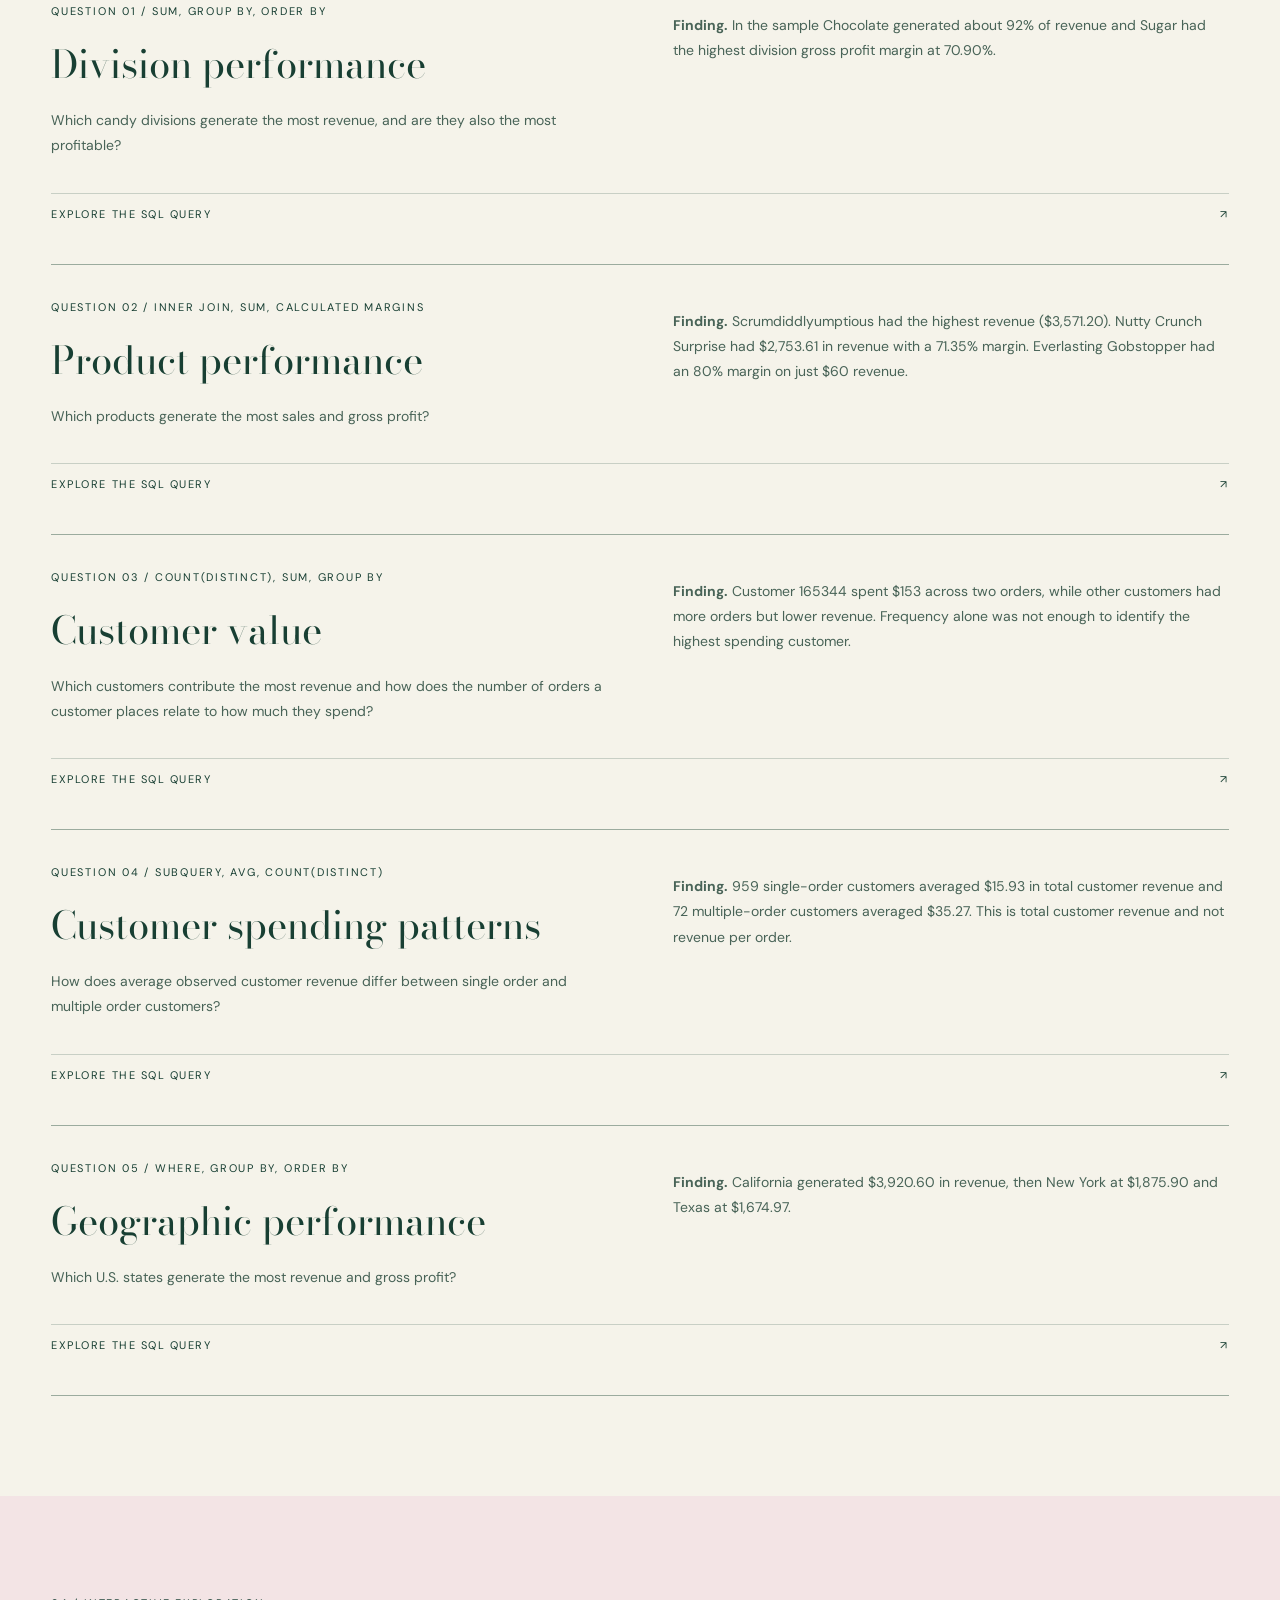
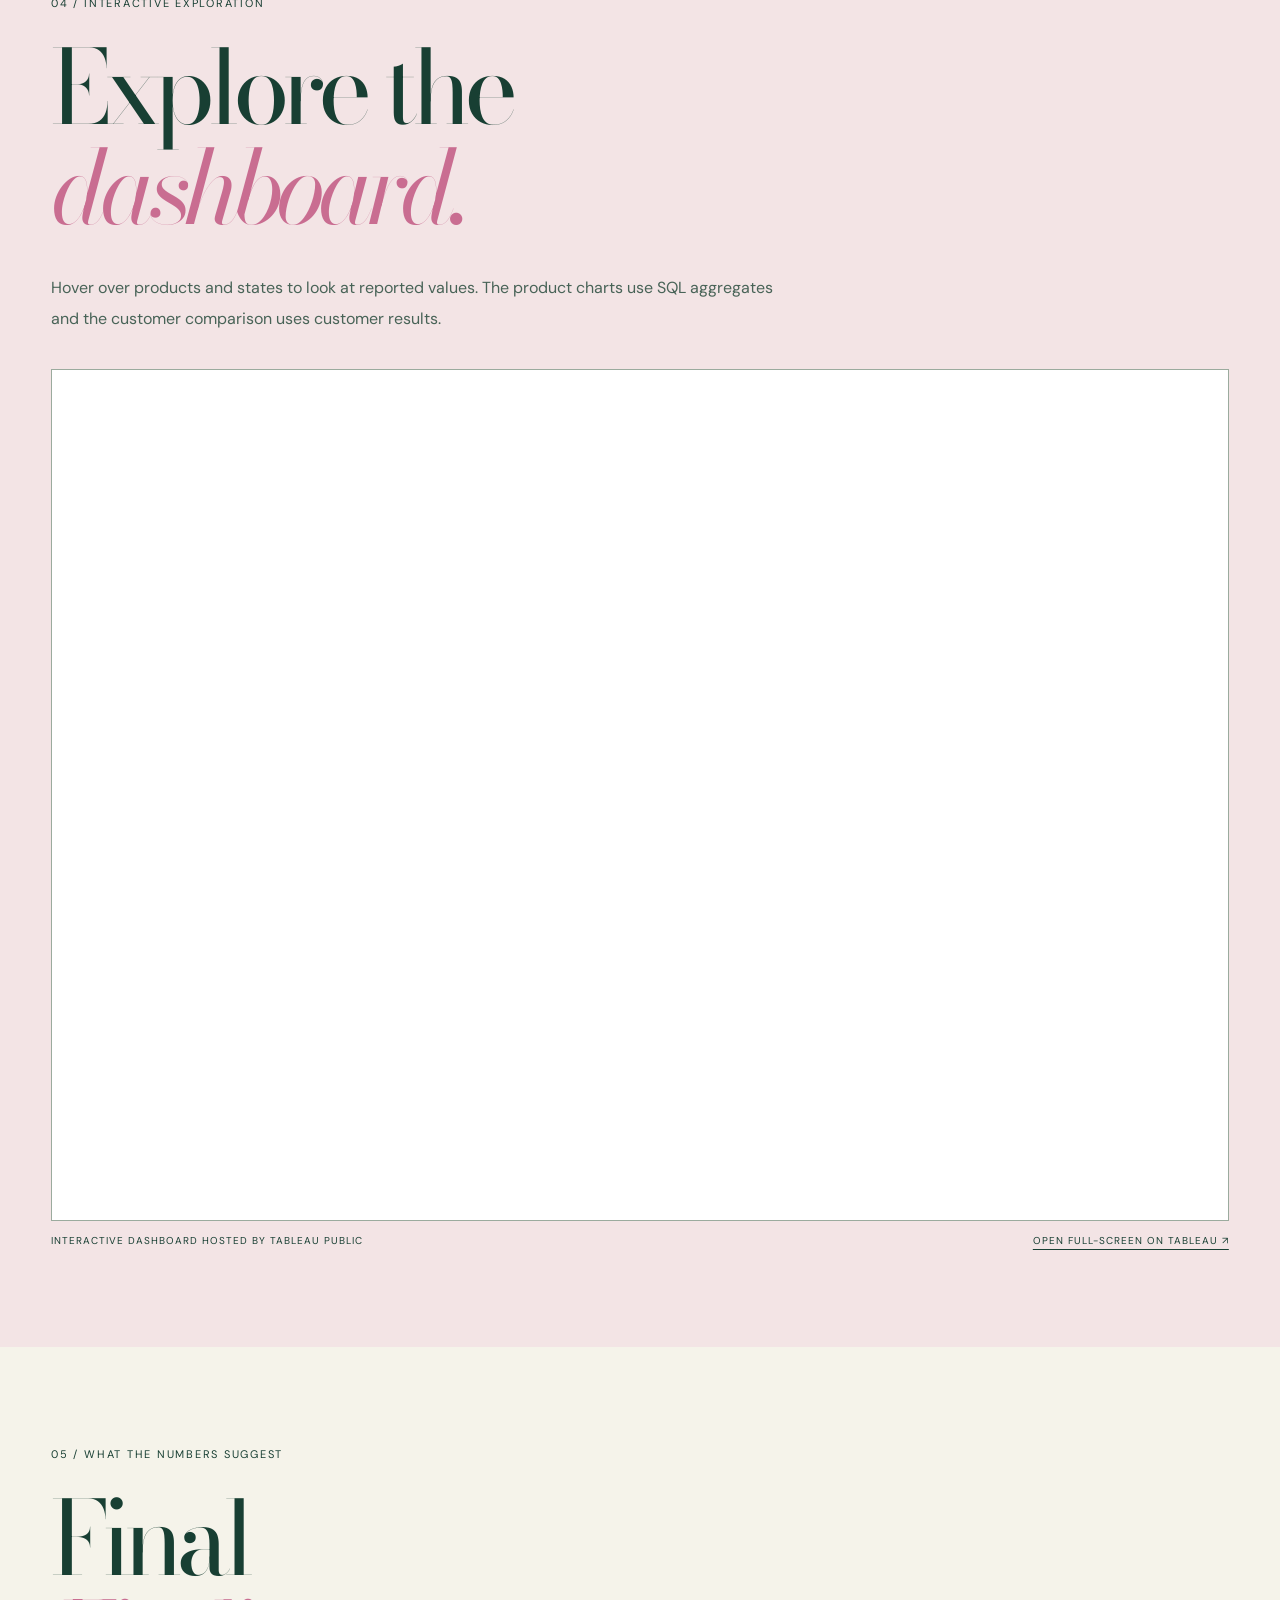
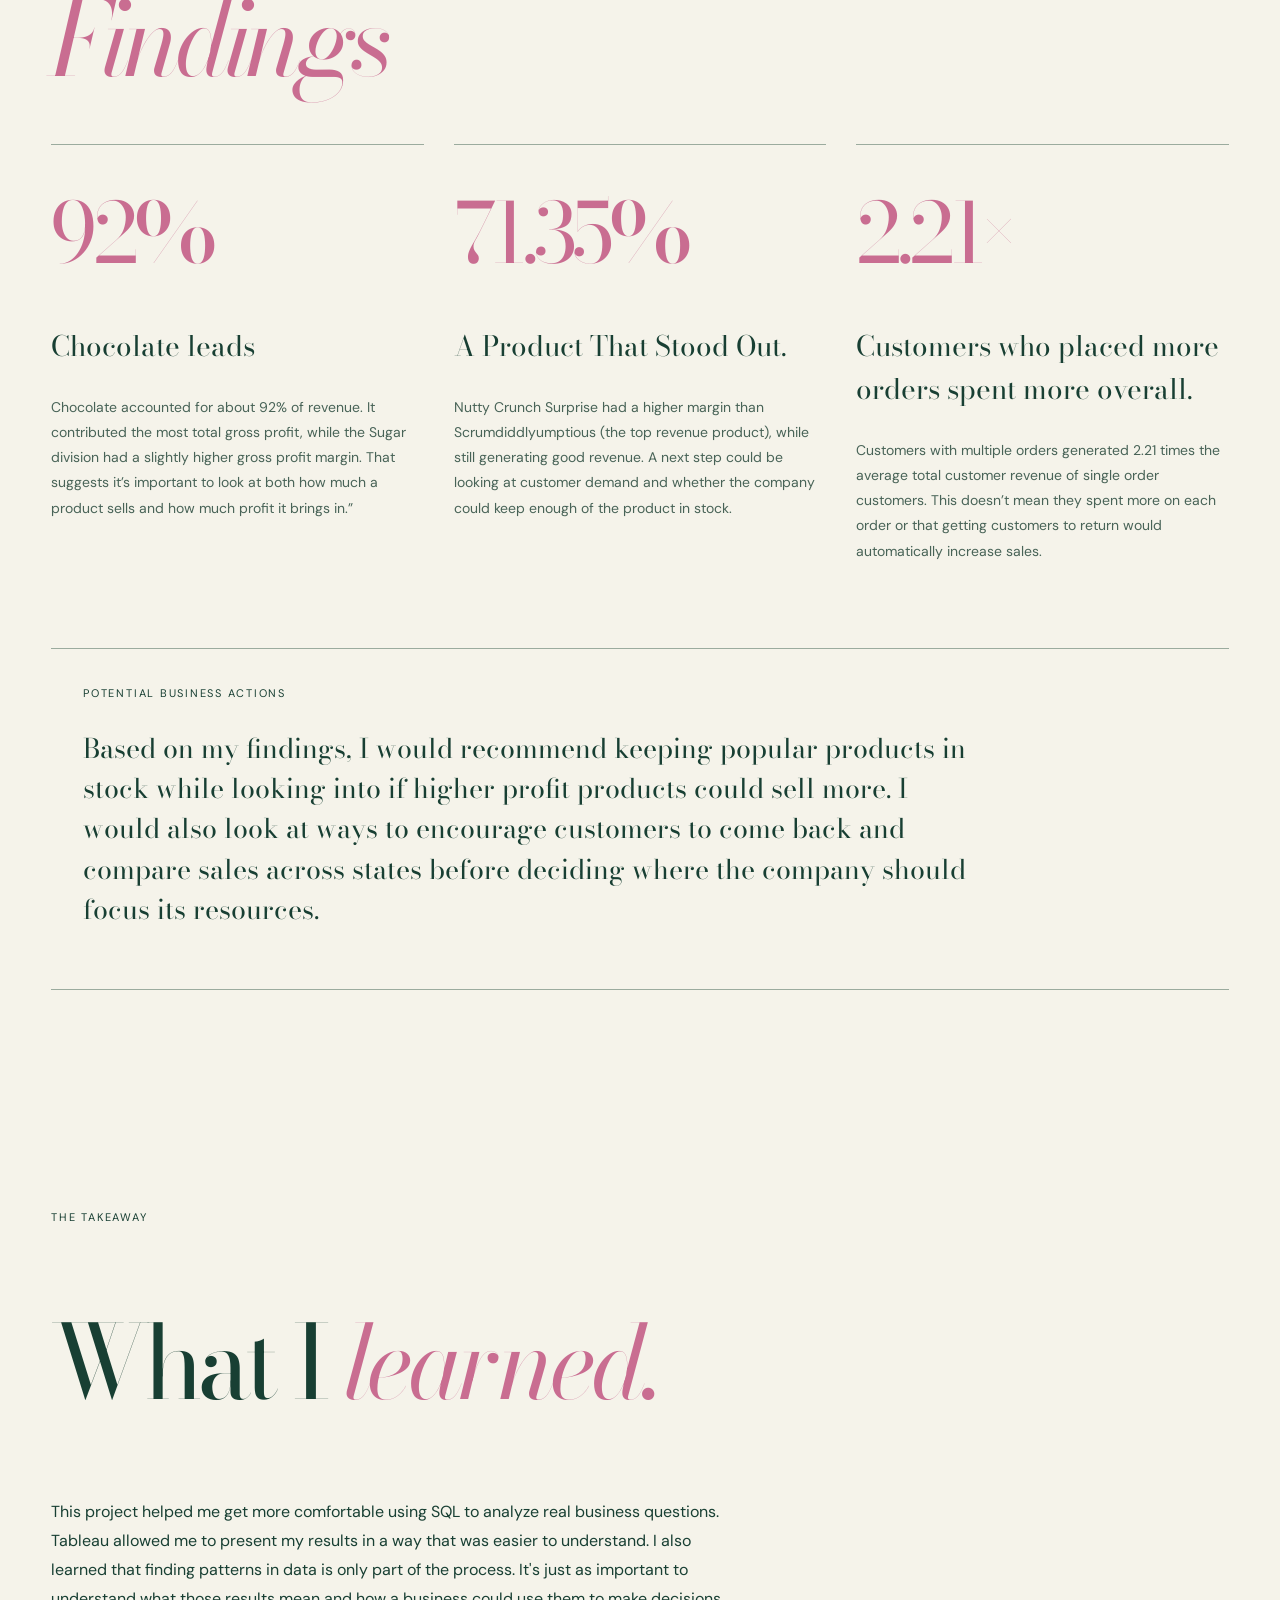
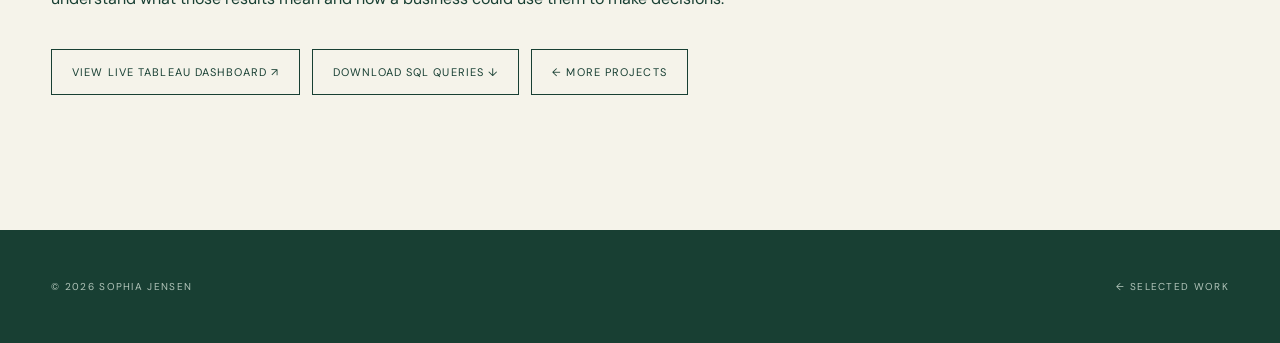
<file: projects/sql-analysis.html>
<!doctype html><html lang="en"><head><meta charset="utf-8"><meta name="viewport" content="width=device-width,initial-scale=1"><meta name="description" content="Sweet Spot: SQL and Tableau analysis of sampled fictional candy-distributor sales, product margins, customers, and states."><title>Sweet Spot | Sophia Jensen</title><link rel="stylesheet" href="../style.css"></head><body><header class="site-header"><a href="../index.html" class="brand">Sophia Jensen</a><nav class="nav" aria-label="Main navigation"><a href="../index.html#work">Work</a><a href="../index.html#about">About</a><a href="../resume.html">Résumé</a><a href="../index.html#contact">Contact</a></nav></header><main><section class="container ss-hero"><a href="../index.html#work" class="small-link">← Back to selected work</a><div class="eyebrow ss-eyebrow">03 / DATA ANALYTICS · SQL + TABLEAU · 2026</div><h1 class="ss-title">Sweet<br><em>Spot.</em></h1><p class="ss-lead">A Closer Look at What Drives Sales</p><p class="ss-intro">I analyzed candy sales data using SQL and Tableau to understand product performance, profits, and purchasing behavior. The goal was to identify trends and explore how businesses can use data to make more informed decisions.</p><div class="ss-meta"><span>INFO 3401 / PORTFOLIO PROJECT</span><span>SQL SANDBOX · TABLEAU PUBLIC</span><span>1,298 SAMPLED SALES RECORDS</span></div></section>
<section class="ss-photo-block container"><img src="../assets/sweet-spot-dashboard.jpg" alt="Original Sweet Spot Tableau dashboard with four charts comparing candy product revenue, profit margin, customer spending and U.S. sales." loading="eager"><div class="ss-photo-bottom"><span>FINAL DASHBOARD</span><a href="#dashboard">EXPLORE INTERACTIVE VERSION ↗</a></div></section>
<section class="container ss-section ss-two"><div><span class="eyebrow">01 / THE QUESTION</span><h2>What makes a product <em>worth selling?</em></h2></div><div class="ss-prose"><p>Just because a product sells well doesn't necessarily mean it's the most profitable. I wanted to understand which products actually bring in the most profit, how customers' purchasing habits differ, and which states generate the most revenue.</p><p>For this project, I used SQL to analyze a candy distributor's sales data and answer questions that could help a business make decisions about its products/customers. I then used Tableau to make visualizations of my findings.</p></div></section>
<section class="ss-tint"><div class="container ss-section"><span class="eyebrow">02 / DATA & METHOD</span><h2 class="ss-section-title">What the<br>Data <em>Tells Us.</em></h2><div class="ss-method"><div><span class="ss-method-no">01</span><h3>Understand the dataset</h3><p>Used 1,298 records from a sampled fictional candy distributor dataset. It included sales, orders, customer IDs, product IDs and geography.</p></div><div><span class="ss-method-no">02</span><h3>Write SQL questions</h3><p>I used GROUP BY, a product table INNER JOIN, order counts with DISTINCT, a subquery, and calculated gross profit margins.</p></div><div><span class="ss-method-no">03</span><h3>Visualize</h3><p>Exported query results and created Tableau visualizations.</p></div></div><p class="ss-note">Source: Maven Analytics Candy Distributor dataset that I adapted to a 1,298 record sample in order to upload it to SQL Sandbox. This is fictional and sampled data set, so it is not a complete sales history or a real company's results.</p></div></section>

<!-- SWEET SPOT VIDEO WALKTHROUGH -->
<section style="padding: 65px 0;">
  <div style="max-width: 950px; margin: 0 auto;">

    <p style="font-size: 13px; letter-spacing: 2px;">
      PROJECT WALKTHROUGH
    </p>

    <h2 style="font-size: clamp(28px, 4vw, 46px); margin: 15px 0;">
      A closer look at my project.
    </h2>

    <p style="max-width: 650px; margin-bottom: 30px;">
      In this video, I walk through the SQL queries I wrote,
      my Tableau dashboard, and what I learned from the analysis.
    </p>

    <div style="
      position: relative;
      width: 100%;
      aspect-ratio: 16 / 9;
      overflow: hidden;
      border-radius: 12px;
    ">
      <iframe
        src="https://www.youtube-nocookie.com/embed/PYnZ1lNoPUc"
        title="Sweet Spot SQL and Tableau Project Walkthrough"
        style="
          position: absolute;
          inset: 0;
          width: 100%;
          height: 100%;
          border: 0;
        "
        loading="lazy"
        allow="accelerometer; autoplay; clipboard-write; encrypted-media; gyroscope; picture-in-picture; web-share"
        referrerpolicy="strict-origin-when-cross-origin"
        allowfullscreen>
      </iframe>
    </div>

  </div>
</section>

    <section class="container ss-section" id="sql"><div class="ss-section-heading"><div><span class="eyebrow">03 / UNDER THE HOOD</span><h2 class="ss-section-title">The SQL<br><em>behind it.</em></h2></div><a class="ss-action" href="../assets/sweet-spot-queries.sql" download>Download all five queries ↗</a></div><p class="ss-prose ss-short">I used SQL to answer five questions about the company's sales, products, and customers. Open any query to inspect the logic.</p><div class="ss-questions"><article class="ss-question"><div class="ss-question-head"><span class="eyebrow">QUESTION 01 / SUM, GROUP BY, ORDER BY</span><h3>Division performance</h3><p>Which candy divisions generate the most revenue, and are they also the most profitable?</p></div><p class="ss-finding"><strong>Finding.</strong> In the sample Chocolate generated about 92% of revenue and Sugar had the highest division gross profit margin at 70.90%.</p><details class="ss-code"><summary>Explore the SQL query <span aria-hidden="true">↗</span></summary><pre><code>SELECT
    Division,
    SUM(Sales) AS &quot;Total Revenue&quot;,
    SUM(Gross_Profit) AS &quot;Total Gross Profit&quot;,
    (SUM(Gross_Profit) * 100.0 / SUM(Sales)) AS &quot;Gross Profit Margin (%)&quot;
FROM Candy_Sales
GROUP BY Division
ORDER BY &quot;Total Revenue&quot; DESC</code></pre></details></article><article class="ss-question"><div class="ss-question-head"><span class="eyebrow">QUESTION 02 / INNER JOIN, SUM, calculated margins</span><h3>Product performance</h3><p>Which products generate the most sales and gross profit?</p></div><p class="ss-finding"><strong>Finding.</strong> Scrumdiddlyumptious had the highest revenue ($3,571.20). Nutty Crunch Surprise had $2,753.61 in revenue with a 71.35% margin. Everlasting Gobstopper had an 80% margin on just $60 revenue.</p><details class="ss-code"><summary>Explore the SQL query <span aria-hidden="true">↗</span></summary><pre><code>SELECT
    Product_Name,
    SUM(Sales) AS &quot;Total Revenue&quot;,
    SUM(Gross_Profit) AS &quot;Total Gross Profit&quot;,
    SUM(Units) AS &quot;Units Sold&quot;,
    (SUM(Gross_Profit) * 100.0 / SUM(Sales)) AS &quot;Gross Profit Margin (%)&quot;
FROM Candy_Sales
INNER JOIN Candy_Products
    ON Candy_Sales.Product_ID = Candy_Products.Product_ID
GROUP BY Product_Name
ORDER BY &quot;Total Revenue&quot; DESC</code></pre></details></article><article class="ss-question"><div class="ss-question-head"><span class="eyebrow">QUESTION 03 / COUNT(DISTINCT), SUM, GROUP BY</span><h3>Customer value</h3><p>Which customers contribute the most revenue and how does the number of orders a customer places relate to how much they spend?</p></div><p class="ss-finding"><strong>Finding.</strong> Customer 165344 spent $153 across two orders, while other customers had more orders but lower revenue. Frequency alone was not enough to identify the highest spending customer.</p><details class="ss-code"><summary>Explore the SQL query <span aria-hidden="true">↗</span></summary><pre><code>SELECT
    Customer_ID,
    COUNT(DISTINCT Order_ID) AS &quot;Number of Orders&quot;,
    SUM(Sales) AS &quot;Total Revenue&quot;,
    SUM(Gross_Profit) AS &quot;Total Gross Profit&quot;
FROM Candy_Sales
GROUP BY Customer_ID
ORDER BY &quot;Total Revenue&quot; DESC</code></pre></details></article><article class="ss-question"><div class="ss-question-head"><span class="eyebrow">QUESTION 04 / Subquery, AVG, COUNT(DISTINCT)</span><h3>Customer spending patterns</h3><p>How does average observed customer revenue differ between single order and multiple order customers?</p></div><p class="ss-finding"><strong>Finding.</strong> 959 single-order customers averaged $15.93 in total customer revenue and 72 multiple-order customers averaged $35.27. This is total customer revenue and not revenue per order.</p><details class="ss-code"><summary>Explore the SQL query <span aria-hidden="true">↗</span></summary><pre><code>-- Change the comparison to = 1 for single-order customers,
-- or &gt; 1 for customers with multiple recorded orders.
SELECT
    AVG(Total_Revenue) AS &quot;Average Customer Revenue&quot;
FROM (
    SELECT
        Customer_ID,
        COUNT(DISTINCT Order_ID) AS Number_of_Orders,
        SUM(Sales) AS Total_Revenue
    FROM Candy_Sales
    GROUP BY Customer_ID
) AS Customer_Summary
WHERE Number_of_Orders &gt; 1</code></pre></details></article><article class="ss-question"><div class="ss-question-head"><span class="eyebrow">QUESTION 05 / WHERE, GROUP BY, ORDER BY</span><h3>Geographic performance</h3><p>Which U.S. states generate the most revenue and gross profit?</p></div><p class="ss-finding"><strong>Finding.</strong> California generated $3,920.60 in revenue, then New York at $1,875.90 and Texas at $1,674.97.</p><details class="ss-code"><summary>Explore the SQL query <span aria-hidden="true">↗</span></summary><pre><code>SELECT
    State,
    SUM(Sales) AS &quot;Total Revenue&quot;,
    SUM(Gross_Profit) AS &quot;Total Gross Profit&quot;
FROM Candy_Sales
WHERE Country = &#x27;United States&#x27;
GROUP BY State
ORDER BY &quot;Total Revenue&quot; DESC</code></pre></details></article></div></section>
<section class="ss-tint" id="dashboard"><div class="container ss-section"><span class="eyebrow">04 / INTERACTIVE EXPLORATION</span><h2 class="ss-section-title">Explore the<br><em>dashboard.</em></h2><p class="ss-prose ss-short">Hover over products and states to look at reported values. The product charts use SQL aggregates and the customer comparison uses customer results.</p><div class="ss-tableau-wrap"><iframe title="Interactive Sweet Spot dashboard on Tableau Public" src="https://public.tableau.com/views/SweetSpotCandySalesCustomerAnalytics/Dashboard1?:showVizHome=no&amp;:embed=yes&amp;:toolbar=no" loading="lazy" allowfullscreen referrerpolicy="strict-origin-when-cross-origin"></iframe></div><div class="ss-tableau-footer"><span>Interactive dashboard hosted by Tableau Public</span><a href="https://public.tableau.com/views/SweetSpotCandySalesCustomerAnalytics/Dashboard1" target="_blank" rel="noopener noreferrer">Open full-screen on Tableau ↗</a></div></div></section>
<section class="container ss-section"><span class="eyebrow">05 / WHAT THE NUMBERS SUGGEST</span><h2 class="ss-section-title">Final<br><em>Findings</em></h2><div class="ss-insights"><article><span class="ss-insight-num">92%</span><h3>Chocolate leads</h3><p>Chocolate accounted for about 92% of revenue. It contributed the most total gross profit, while the Sugar division had a slightly higher gross profit margin. That suggests it’s important to look at both how much a product sells and how much profit it brings in.”</p></article><article><span class="ss-insight-num">71.35%</span><h3>A Product That Stood Out.</h3><p>Nutty Crunch Surprise had a higher margin than Scrumdiddlyumptious (the top revenue product), while still generating good revenue. A next step could be looking at customer demand and whether the company could keep enough of the product in stock.</p></article><article><span class="ss-insight-num">2.21×</span><h3>Customers who placed more orders spent more overall.</h3><p>Customers with multiple orders generated 2.21 times the average total customer revenue of single order customers. This doesn’t mean they spent more on each order or that getting customers to return would automatically increase sales.</p></article></div><div class="ss-recommend"><span class="eyebrow">POTENTIAL BUSINESS ACTIONS</span><p>Based on my findings, I would recommend keeping popular products in stock while looking into if higher profit products could sell more. I would also look at ways to encourage customers to come back and compare sales across states before deciding where the company should focus its resources.</p></div></section>
<section class="container ss-last"><span class="eyebrow">THE TAKEAWAY</span><h2>What I <em>learned.</em></h2><p>This project helped me get more comfortable using SQL to analyze real business questions. Tableau allowed me to present my results in a way that was easier to understand. I also learned that finding patterns in data is only part of the process. It's just as important to understand what those results mean and how a business could use them to make decisions.</p><div class="ss-end-links"><a class="ss-action" href="https://public.tableau.com/views/SweetSpotCandySalesCustomerAnalytics/Dashboard1" target="_blank" rel="noopener noreferrer">View live Tableau dashboard ↗</a><a class="ss-action" href="../assets/sweet-spot-queries.sql" download>Download SQL queries ↓</a><a class="ss-action" href="../index.html#work">← More projects</a></div></section></main><footer class="contact" style="padding:50px 0"><div class="container"><div class="copyright" style="margin:0"><span>© 2026 Sophia Jensen</span><a href="../index.html#work">← Selected work</a></div></div></footer></body></html>
</file>
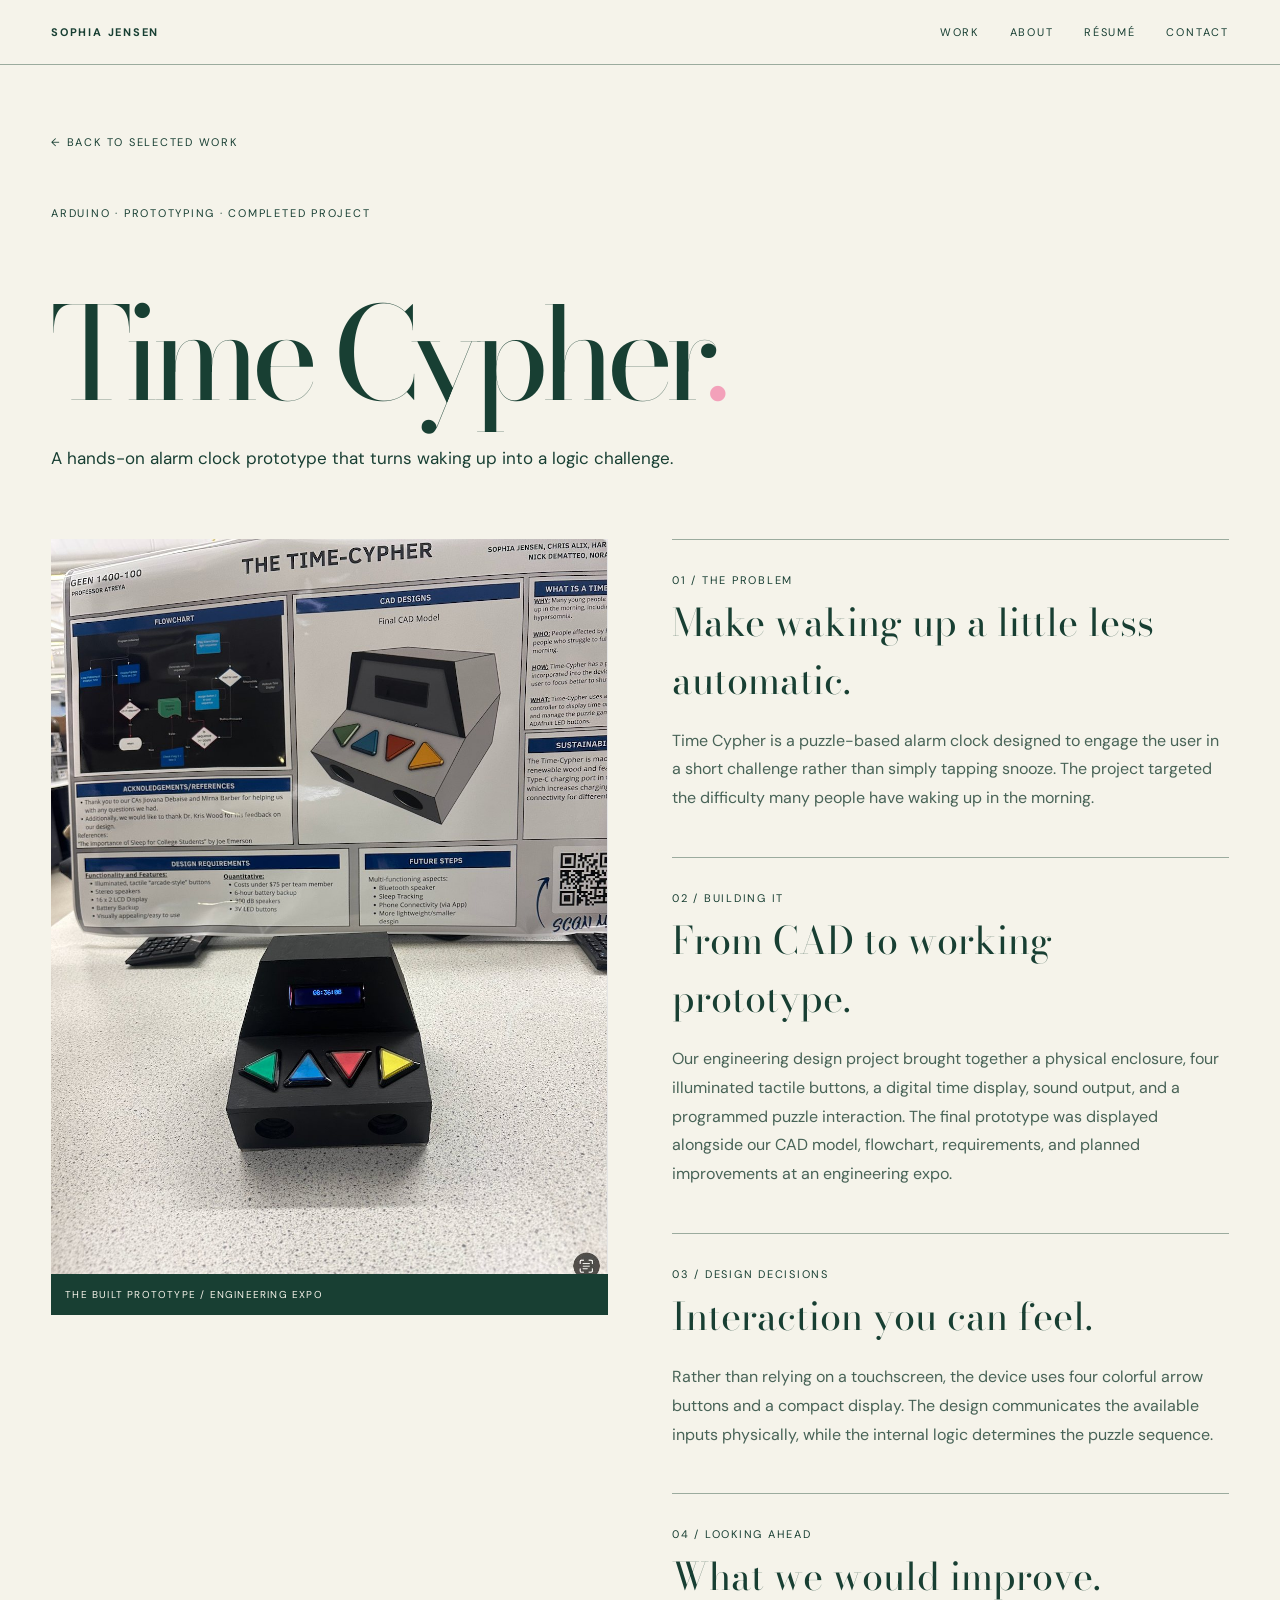
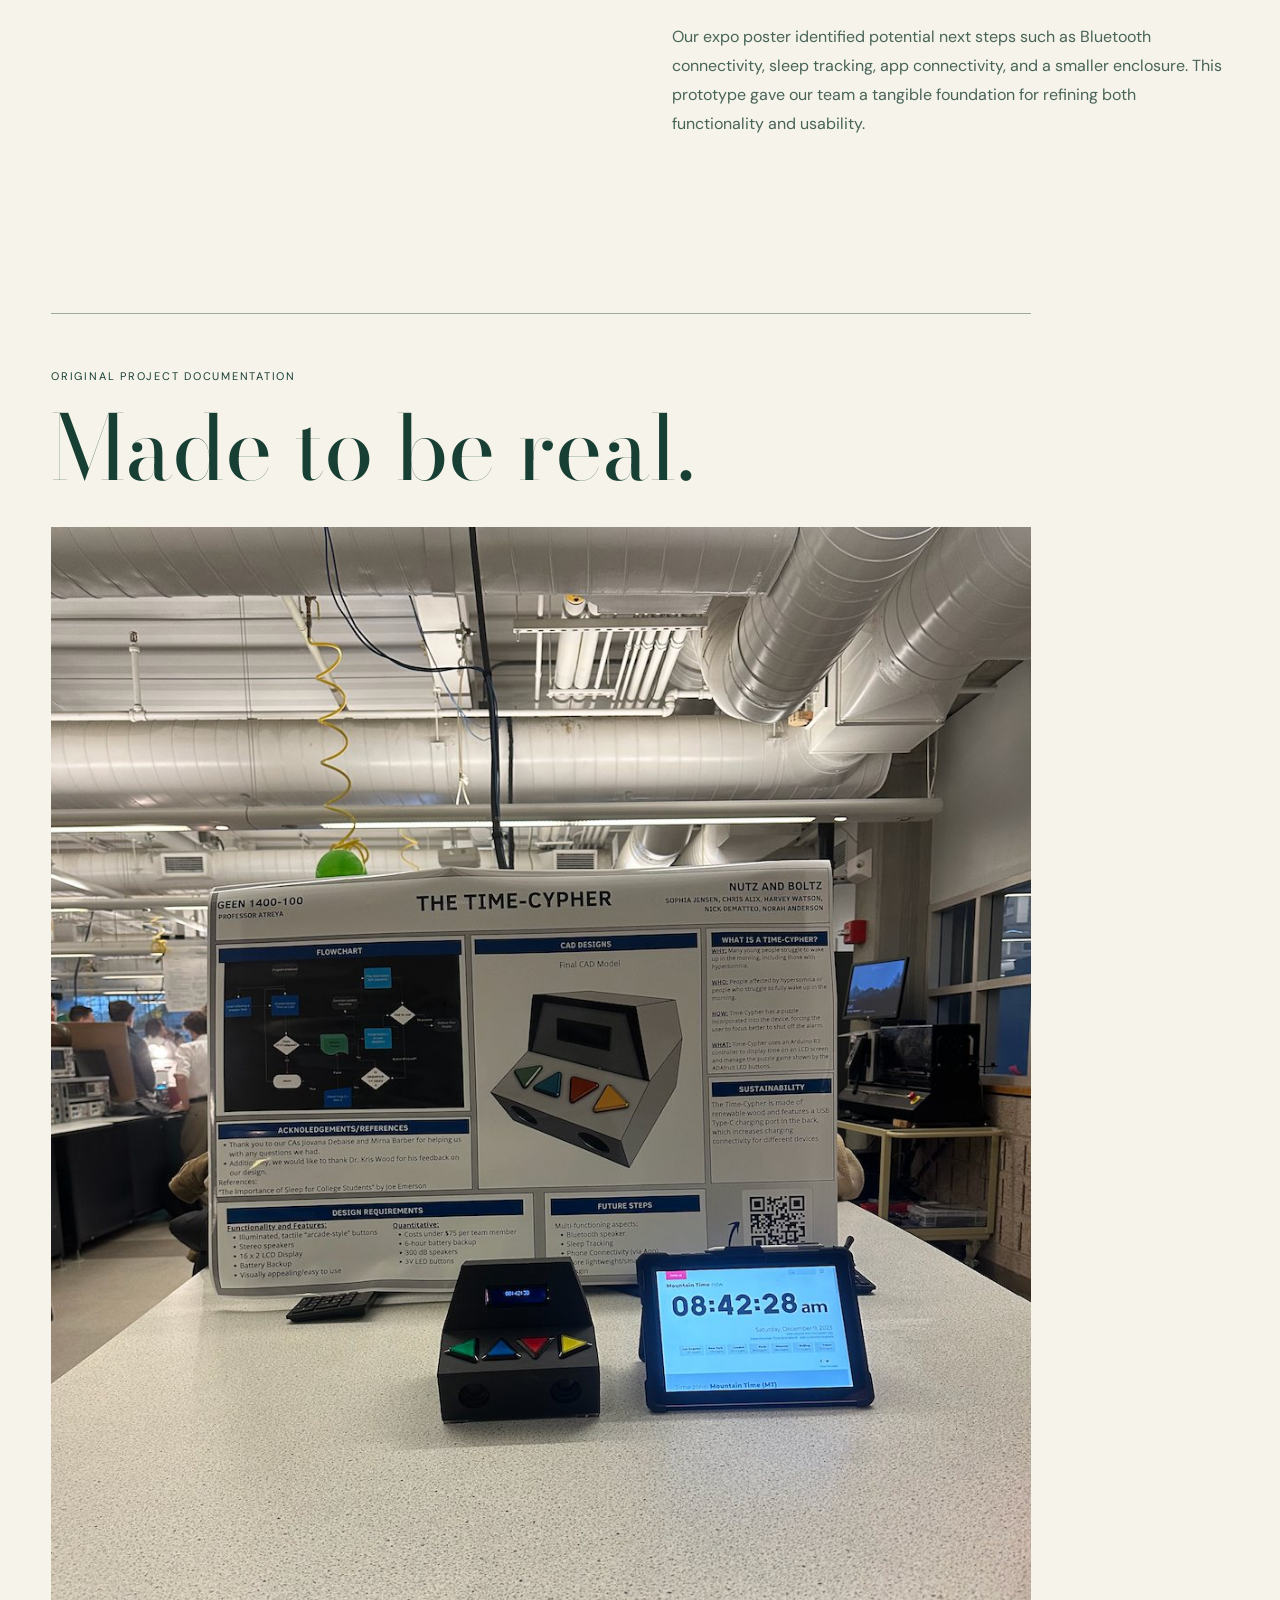
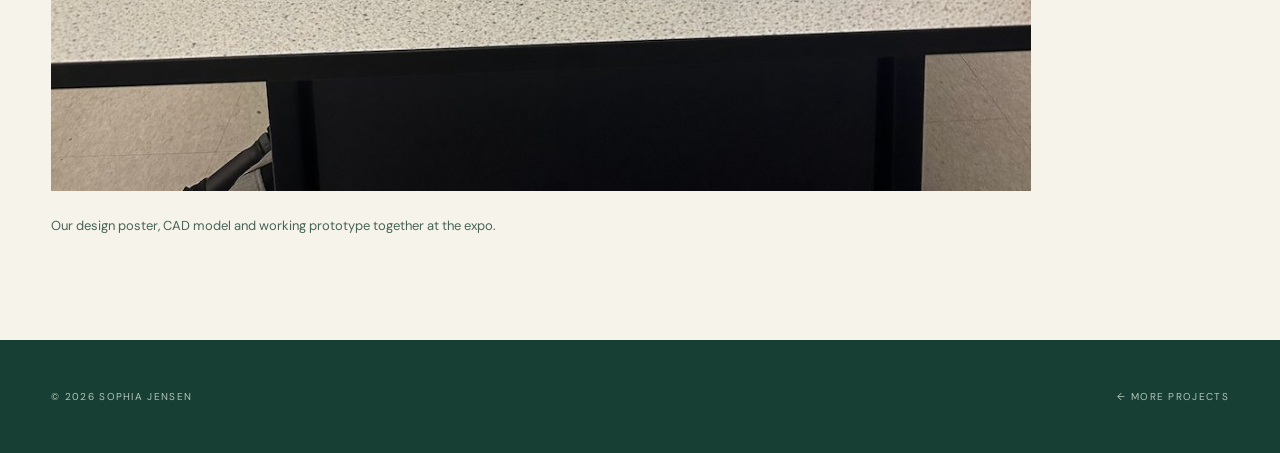
<file: projects/time-cypher.html>
<!DOCTYPE html>
<html lang="en"><head><meta charset="utf-8"/><meta content="width=device-width, initial-scale=1" name="viewport"/><title>Time Cypher | Sophia Jensen</title><link href="../style.css" rel="stylesheet"/><script defer="" src="../script.js"></script></head><body><header class="site-header"><a class="brand" href="../index.html">Sophia Jensen</a><nav aria-label="Main navigation" class="nav"><a href="../index.html#work">Work</a><a href="../index.html#about">About</a><a href="../resume.html">Résumé</a><a href="../index.html#contact">Contact</a></nav></header><main class="container"><div class="case-header"><a class="small-link" href="../index.html#work">← Back to selected work</a><div class="eyebrow" style="margin-top:55px">ARDUINO · PROTOTYPING · COMPLETED PROJECT</div><h1 class="page-title">Time Cypher<span style="color:var(--pink)">.</span></h1><p class="page-lead">A hands-on alarm clock prototype that turns waking up into a logic challenge.</p></div><div class="case-grid"><div class="case-visual authentic-photo"><img alt="Original Time Cypher physical prototype in front of its engineering design poster" src="../assets/time-cypher-1.jpg"/><span class="photo-caption">THE BUILT PROTOTYPE / ENGINEERING EXPO</span></div><article class="case-story"><section><span class="eyebrow">01 / The problem</span><h2>Make waking up a little less automatic.</h2><p>Time Cypher is a puzzle-based alarm clock designed to engage the user in a short challenge rather than simply tapping snooze. The project targeted the difficulty many people have waking up in the morning.</p></section><section><span class="eyebrow">02 / Building it</span><h2>From CAD to working prototype.</h2><p>Our engineering design project brought together a physical enclosure, four illuminated tactile buttons, a digital time display, sound output, and a programmed puzzle interaction. The final prototype was displayed alongside our CAD model, flowchart, requirements, and planned improvements at an engineering expo.</p></section><section><span class="eyebrow">03 / Design decisions</span><h2>Interaction you can feel.</h2><p>Rather than relying on a touchscreen, the device uses four colorful arrow buttons and a compact display. The design communicates the available inputs physically, while the internal logic determines the puzzle sequence.</p></section><section><span class="eyebrow">04 / Looking ahead</span><h2>What we would improve.</h2><p>Our expo poster identified potential next steps such as Bluetooth connectivity, sleep tracking, app connectivity, and a smaller enclosure. This prototype gave our team a tangible foundation for refining both functionality and usability.</p></section></article></div><section class="case-gallery"><span class="eyebrow">ORIGINAL PROJECT DOCUMENTATION</span><h2 class="gallery-title">Made to be real.</h2><img alt="Original wide photograph of the Time Cypher expo booth and prototype" loading="lazy" src="../assets/time-cypher-2.jpg"/><p>Our design poster, CAD model and working prototype together at the expo.</p></section></main><footer class="contact" style="padding:50px 0"><div class="container"><div class="copyright" style="margin:0"><span>© 2026 Sophia Jensen</span><a href="../index.html#work">← More projects</a></div></div></footer></body></html>
</file>
<file: style.css>
@import url('https://fonts.googleapis.com/css2?family=Bodoni+Moda:opsz,wght@6..96,400;6..96,500&family=DM+Sans:wght@400;500;600;700&display=swap');
:root{--cream:#f5f3ea;--green:#183f33;--pink:#f3a1ba;--blush:#f4d9e0;--line:#9bab9e;--muted:#486357}*{box-sizing:border-box}html{scroll-behavior:smooth}body{margin:0;background:var(--cream);color:var(--green);font-family:'DM Sans',sans-serif}a{color:inherit;text-decoration:none}button{font:inherit}a:focus-visible,button:focus-visible{outline:3px solid #ba4773;outline-offset:4px}.site-header{display:flex;align-items:center;justify-content:space-between;padding:25px clamp(20px,4vw,65px);border-bottom:1px solid var(--line);position:sticky;top:0;background:rgba(245,243,234,.97);z-index:10;backdrop-filter:blur(12px)}.brand,.nav a,.eyebrow,.meta,.small-link,.footer-label,.pill{font-size:11px;letter-spacing:.16em;text-transform:uppercase}.brand{font-weight:700}.nav{display:flex;gap:clamp(12px,2.4vw,38px)}.nav a,.small-link{transition:color .25s}.nav a:hover,.small-link:hover{color:#c05982}.container{max-width:1500px;margin:auto;padding:0 clamp(20px,4vw,65px)}.hero{min-height:680px;padding-top:38px;display:flex;flex-direction:column;justify-content:space-between}.hero-meta{display:flex;justify-content:space-between;gap:12px}.hero-main{display:grid;grid-template-columns:1.35fr .65fr;gap:4vw;align-items:center;padding:75px 0 50px}.hero-name{font:400 clamp(85px,12vw,210px)/.82 'Bodoni Moda',serif;letter-spacing:-.075em;margin:0}.hero-name span{color:var(--pink)}.intro{font-family:'Bodoni Moda',serif;font-size:clamp(20px,2.1vw,32px);line-height:1.36;max-width:660px;margin:45px 0 28px}.hero-art{min-height:390px;border:14px solid var(--pink);background:var(--blush);display:flex;align-items:center;justify-content:center;position:relative;transform:rotate(2deg)}.hero-art:before{content:'';position:absolute;inset:17px;border:1px solid rgba(24,63,51,.4)}.art-label{font:400 clamp(70px,9vw,130px)/1 'Bodoni Moda',serif;transform:rotate(-15deg);color:var(--green)}.art-bottom{position:absolute;bottom:20px;left:20px;font-size:10px;letter-spacing:.12em}.hero-bottom{border-top:1px solid var(--line);display:flex;justify-content:space-between;align-items:center;padding:20px 0}.link-arrow,.project-arrow{display:inline-block;transition:transform .25s}.small-link:hover .link-arrow,.project:hover .project-arrow{transform:translate(5px,-4px)}.section{padding-top:110px;padding-bottom:115px}.section-heading{font:400 clamp(64px,9vw,145px)/.95 'Bodoni Moda',serif;letter-spacing:-.06em;margin:0 0 42px}.section-intro{max-width:570px;font-size:16px;line-height:1.7;margin-bottom:42px}.project{display:grid;grid-template-columns:1.2fr 1fr;gap:clamp(22px,5vw,90px);align-items:center;padding:34px 0;border-top:1px solid var(--line)}.project:nth-of-type(even) .project-media{background:#e9e4d8}.project-media{height:clamp(250px,31vw,420px);background:var(--blush);display:flex;justify-content:center;align-items:center;position:relative;overflow:hidden;transition:background .3s}.project:hover .project-media{background:#edc8d4}.project-media .visual-mark{font:400 clamp(55px,7vw,105px)/1 'Bodoni Moda',serif;letter-spacing:-.06em;text-align:center}.project-media .placeholder{position:absolute;bottom:14px;left:17px;right:17px;font-size:10px;text-transform:uppercase;letter-spacing:.13em;display:flex;justify-content:space-between}.project-title{font:400 clamp(41px,5.6vw,81px)/1.05 'Bodoni Moda',serif;letter-spacing:-.05em;margin:22px 0}.project-description{font-size:16px;line-height:1.75;max-width:550px;color:var(--muted)}.project-link{display:inline-block;border-bottom:1px solid currentColor;padding:10px 0;margin-top:17px;font-size:12px;letter-spacing:.13em;text-transform:uppercase}.pink-section{background:var(--blush)}.about-grid{display:grid;grid-template-columns:1fr 1fr;gap:9vw}.about-copy{font:400 clamp(22px,2.5vw,38px)/1.45 'Bodoni Moda',serif}.about-detail{line-height:1.8;font-size:15px}.skills-grid{display:grid;grid-template-columns:repeat(4,1fr);border-top:1px solid var(--line);margin-top:45px}.skill-group{padding:30px 24px;border-left:1px solid var(--line)}.skill-group:first-child{border-left:0;padding-left:0}.skill-group ul{list-style:none;padding:15px 0;margin:0;font:400 clamp(18px,1.8vw,27px)/1.65 'Bodoni Moda',serif}.resume-callout{display:flex;justify-content:space-between;gap:20px;align-items:center;padding:26px 0;border-top:1px solid var(--line)}.action{border:1px solid var(--green);padding:14px 18px;display:inline-block;font-size:11px;letter-spacing:.12em;text-transform:uppercase;transition:all .2s}.action:hover{background:var(--green);color:var(--cream)}.contact{background:var(--green);color:var(--cream);padding:100px 0 35px}.contact-title{font:400 clamp(68px,10vw,155px)/.93 'Bodoni Moda',serif;letter-spacing:-.07em;margin:0 0 80px}.contact-title em{color:var(--pink);font-weight:400}.contact-links{display:grid;grid-template-columns:repeat(3,1fr);border-top:1px solid #73887e}.contact-links a{display:flex;justify-content:space-between;padding:25px 15px;border-right:1px solid #73887e}.contact-links a:first-child{padding-left:0}.contact-links a:last-child{border:0}.copyright{display:flex;justify-content:space-between;margin-top:80px;color:#b2c5ba;font-size:10px;letter-spacing:.13em;text-transform:uppercase}.page-title{font:400 clamp(65px,10vw,160px)/1 'Bodoni Moda',serif;letter-spacing:-.065em;margin:70px 0 25px}.page-lead{max-width:750px;font-size:17px;line-height:1.8;margin-bottom:40px}.resume-frame{border:1px solid var(--line);width:100%;height: min(90vh,1050px);background:white}.resume-actions{display:flex;flex-wrap:wrap;gap:12px;margin:30px 0}.case-header{margin:65px 0}.case-grid{display:grid;grid-template-columns:1fr 1fr;gap:5vw;margin:30px 0 130px}.case-visual{min-height:480px;background:var(--blush);padding:40px;display:flex;flex-direction:column;justify-content:space-between;position:sticky;top:105px;align-self:start}.case-visual strong{font:400 clamp(48px,6vw,95px)/1 'Bodoni Moda',serif}.case-story section{border-top:1px solid var(--line);padding:28px 0}.case-story h2{font:400 38px 'Bodoni Moda',serif;margin:4px 0 18px}.case-story p,.case-story li{line-height:1.8;color:var(--muted)}.notice{border-left:3px solid var(--pink);padding:12px 17px;background:#fff9f4;font-size:13px;line-height:1.7}.reveal{opacity:0;transform:translateY(20px);transition:opacity .7s ease,transform .7s ease}.reveal.is-visible{opacity:1;transform:translateY(0)}@media(max-width:800px){.site-header{padding:20px}.nav{gap:13px;flex-wrap:wrap;justify-content:flex-end}.nav a{font-size:9px}.hero{min-height:auto}.hero-meta{font-size:9px}.hero-meta span:nth-child(2){display:none}.hero-main,.project,.about-grid,.case-grid{grid-template-columns:1fr}.hero-main{padding:65px 0 30px}.hero-name{font-size:clamp(80px,16vw,145px)}.hero-art{min-height:260px;max-width:450px;transform:none}.hero-bottom{gap:12px}.section{padding-top:70px;padding-bottom:75px}.skills-grid{grid-template-columns:repeat(2,1fr)}.skill-group:nth-child(3){border-left:0;padding-left:0}.project-media{height:270px}.contact-links{grid-template-columns:1fr}.contact-links a{border-right:0;border-bottom:1px solid #73887e!important;padding-left:0}.case-visual{position:static;min-height:300px}.contact-title{font-size:clamp(60px,12vw,100px)}}@media(prefers-reduced-motion:reduce){html{scroll-behavior:auto}.reveal{opacity:1;transform:none;transition:none}*,*:before,*:after{animation:none!important;transition:none!important}}

/* Featured-work refresh */
.section-intro{margin-bottom:58px}.featured-project{padding:58px 0;min-height:440px}.project-media{border-radius:2px}.media-time{background:var(--blush)}.media-mlb{background:#dce5da}.project-media .visual-mark{transition:transform .5s cubic-bezier(.2,.7,.2,1);font-size:clamp(90px,10vw,168px)}.project-media:hover .visual-mark,.project-media:focus-visible .visual-mark{transform:scale(1.07) rotate(-3deg)}.pink-dot{color:#df6e9a}.media-corner,.media-action{position:absolute;font-size:10px;letter-spacing:.15em;text-transform:uppercase}.media-corner{top:24px;left:25px}.media-action{bottom:23px;right:25px;transition:transform .25s}.project-media:hover .media-action,.project-media:focus-visible .media-action{transform:translate(4px,-4px)}.reverse-project .project-media{order:2}.reverse-project .project-copy{order:1}.coming-soon{border-top:1px solid var(--line);border-bottom:1px solid var(--line);padding:55px 0;display:flex;align-items:center;justify-content:space-between;gap:30px}.coming-soon h3{font:400 clamp(46px,6vw,84px)/1.05 'Bodoni Moda',serif;letter-spacing:-.045em;margin:18px 0}.coming-soon h3 em{color:#be6485;font-weight:400}.coming-soon p{max-width:560px;line-height:1.7;color:var(--muted)}.coming-symbol{font:400 clamp(80px,10vw,150px) 'Bodoni Moda',serif;color:var(--pink)}.auth-media{background:var(--blush);padding:30px;min-height:400px;display:flex;flex-direction:column;justify-content:space-between}.auth-media strong{font:400 clamp(55px,7vw,110px)/1 'Bodoni Moda',serif;letter-spacing:-.06em}.clip-callout{border:1px solid var(--line);padding:24px;margin:35px 0}.clip-callout h3{font:400 30px 'Bodoni Moda',serif;margin:0 0 10px}.clip-callout p{line-height:1.7}.video-note{font-size:12px;color:var(--muted)}@media(max-width:800px){.reverse-project .project-media,.reverse-project .project-copy{order:initial}.featured-project{padding:32px 0;min-height:0}.coming-soon{padding:35px 0}.coming-symbol{font-size:75px}}

/* v3 polish: authentic photography, homepage motion and responsive editorial case studies */
.hero-arrive{animation:heroUp 950ms cubic-bezier(.22,.8,.25,1) both}@keyframes heroUp{from{opacity:0;transform:translateY(28px)}to{opacity:1;transform:translateY(0)}}
.hero-art{overflow:hidden;border-width:10px;transform:rotate(1.5deg);transition:transform .6s ease,box-shadow .6s ease}.hero-art:hover{transform:rotate(0) translateY(-5px);box-shadow:14px 16px 0 var(--blush)}.hero-art::before{display:none}.hero-photo{width:100%;height:100%;min-height:390px;object-fit:cover;object-position:center 61%;display:block;filter:saturate(.9)}.hero-art .art-bottom{background:var(--cream);padding:8px 12px;bottom:12px;left:12px;letter-spacing:.08em}.hero-main{grid-template-columns:1.25fr .75fr}.hero-name{font-size:clamp(76px,11vw,178px)}
.project-photo{width:100%;height:100%;object-fit:cover;transition:transform .7s cubic-bezier(.18,.7,.3,1);display:block}.media-mlb .project-photo{object-fit:contain;padding:15px;background:#f7f8f5}.project-media:hover .project-photo,.project-media:focus-visible .project-photo{transform:scale(1.055)}.media-corner,.media-action{background:rgba(245,243,234,.93);padding:9px 12px}.project-media{isolation:isolate}.project-copy{max-width:550px}.project-description{max-width:470px}.project{gap:clamp(25px,5vw,85px)}
.sql-next{border-top:1px solid var(--line);border-bottom:1px solid var(--line);padding:55px 0;display:grid;grid-template-columns:1fr 1fr;gap:6vw;align-items:center}.sql-next h3{font:400 clamp(50px,6vw,94px)/1 'Bodoni Moda',serif;margin:18px 0}.sql-next h3 em{color:#bf5d83}.sql-next p{line-height:1.7;max-width:530px}.soon-pill{display:inline-block;border:1px solid var(--green);padding:10px 14px;margin-top:10px}.sql-video{aspect-ratio:16/10;background:var(--green);color:var(--cream);padding:24px;display:flex;flex-direction:column;align-items:center;justify-content:center;position:relative;text-align:center}.sql-video>.eyebrow{position:absolute;top:20px;left:24px;color:var(--pink)}.sql-video .video-play{border:1px solid var(--pink);border-radius:50%;width:74px;height:74px;display:grid;place-items:center;color:var(--pink);font-size:24px;padding-left:4px}.sql-video p{font:400 32px 'Bodoni Moda',serif;margin:12px 0 4px}.sql-video small{opacity:.76;font-size:12px}.sql-video .video-play{animation:breath 3.8s ease-in-out infinite}@keyframes breath{50%{box-shadow:0 0 0 11px rgba(243,161,186,.10)}}
.case-visual.authentic-photo{padding:0;background:var(--blush);min-height:0;overflow:hidden}.authentic-photo>img{width:100%;height:auto;max-height:760px;object-fit:contain;display:block}.authentic-photo .photo-caption{font-size:10px;letter-spacing:.12em;padding:14px;background:var(--green);color:var(--cream)}.case-gallery{border-top:1px solid var(--line);padding:50px 0 90px;max-width:980px}.gallery-title{font:400 clamp(55px,7vw,100px)/1 'Bodoni Moda',serif;margin:18px 0 35px}.case-gallery img{width:100%;height:auto;display:block;margin:24px 0;background:#fff}.case-gallery p{font-size:13px;color:var(--muted);line-height:1.7}.chart-photo{background:#fff}.case-story strong{color:var(--green)}
@media(max-width:800px){.hero-main,.sql-next{grid-template-columns:1fr}.hero-name{font-size:clamp(75px,16vw,145px)}.hero-photo{min-height:260px;max-height:360px}.hero-art{max-width:440px}.sql-next{gap:24px}.sql-video{min-height:280px}.project-photo{max-height:300px}.case-gallery{padding-bottom:55px}}@media(prefers-reduced-motion:reduce){.hero-arrive{animation:none}.sql-video .video-play{animation:none}}

/* Sweet Spot — bespoke editorial case study */
.media-sweet{background:#f5dce4}.media-sweet .project-photo{object-fit:contain;padding:16px;background:#f7eeee}.ss-hero{padding-top:65px;padding-bottom:65px}.ss-eyebrow{margin-top:85px}.ss-title{font:400 clamp(100px,16vw,235px)/.80 'Bodoni Moda',serif;letter-spacing:-.09em;margin:35px 0}.ss-title em,.ss-section-title em,.ss-two h2 em,.ss-last h2 em{font-weight:400;color:#c96d91}.ss-lead{font:400 clamp(25px,3.4vw,49px)/1.25 'Bodoni Moda',serif;margin:30px 0}.ss-intro{max-width:780px;line-height:1.8;color:var(--muted);font-size:16px}.ss-meta{border-top:1px solid var(--line);margin-top:65px;padding-top:20px;display:flex;justify-content:space-between;gap:15px;flex-wrap:wrap;font-size:10px;letter-spacing:.12em}.ss-photo-block img{width:100%;display:block;border:1px solid var(--line);background:#fff}.ss-photo-bottom,.ss-tableau-footer{display:flex;justify-content:space-between;gap:16px;flex-wrap:wrap;font-size:10px;text-transform:uppercase;letter-spacing:.1em;margin-top:13px}.ss-photo-bottom a,.ss-tableau-footer a{text-decoration:underline;text-underline-offset:5px}.ss-section{padding-top:95px;padding-bottom:100px}.ss-two{display:grid;grid-template-columns:1fr 1fr;gap:7vw}.ss-two h2{font:400 clamp(52px,6vw,90px)/1.08 'Bodoni Moda',serif;letter-spacing:-.05em;margin:25px 0}.ss-prose{font-size:16px;line-height:1.9;color:var(--muted)}.ss-prose p:first-child{margin-top:0}.ss-tint{background:#f3e4e5}.ss-section-title{font:400 clamp(60px,8vw,125px)/.98 'Bodoni Moda',serif;letter-spacing:-.07em;margin:25px 0 36px}.ss-method{display:grid;grid-template-columns:repeat(3,1fr);gap:32px;margin-top:55px}.ss-method>div{border-top:1px solid var(--line);padding-top:20px}.ss-method-no{font:400 56px 'Bodoni Moda',serif;color:#c96d91}.ss-method h3,.ss-insights h3{font:400 28px 'Bodoni Moda',serif}.ss-method p,.ss-insights p{line-height:1.8;color:var(--muted);font-size:14px}.ss-note{font-size:12px;line-height:1.8;max-width:950px;margin-top:55px;color:var(--muted)}.ss-section-heading{display:flex;justify-content:space-between;align-items:end;gap:30px}.ss-action{display:inline-block;border:1px solid var(--green);padding:15px 20px;font-size:11px;text-transform:uppercase;letter-spacing:.1em;transition:background .2s,color .2s}.ss-action:hover{background:var(--green);color:var(--cream)}.ss-short{max-width:750px}.ss-questions{margin-top:46px;border-top:1px solid var(--line)}.ss-question{display:grid;grid-template-columns:1fr 1fr;gap:20px 65px;padding:30px 0;border-bottom:1px solid var(--line)}.ss-question-head h3{font:400 clamp(30px,3vw,46px) 'Bodoni Moda',serif;margin:15px 0}.ss-question-head p,.ss-finding{color:var(--muted);line-height:1.8;font-size:14px}.ss-code{grid-column:1/-1}.ss-code summary{cursor:pointer;padding:13px 0;font-size:11px;text-transform:uppercase;letter-spacing:.14em;border-top:1px solid rgba(24,63,51,.2);display:flex;justify-content:space-between}.ss-code pre{background:var(--green);color:#f9e9ea;border-radius:2px;padding:28px;overflow:auto;font-size:13px;line-height:1.7}.ss-tableau-wrap{margin-top:35px;background:#fff;border:1px solid var(--line);min-height:740px}.ss-tableau-wrap iframe{width:100%;height:850px;border:0;display:block}.ss-insights{display:grid;grid-template-columns:repeat(3,1fr);gap:30px;margin-top:55px}.ss-insights article{border-top:1px solid var(--line);padding-top:24px}.ss-insight-num{font:400 clamp(56px,6.5vw,96px) 'Bodoni Moda',serif;letter-spacing:-.06em;color:#c96d91}.ss-recommend{margin-top:70px;padding:32px;border-top:1px solid var(--line);border-bottom:1px solid var(--line)}.ss-recommend p{max-width:900px;font:400 clamp(20px,2.1vw,30px)/1.5 'Bodoni Moda',serif}.ss-code-comparison{display:grid;gap:12px;margin:30px 0}.ss-code-comparison>div{background:rgba(255,255,255,.6);padding:18px;overflow:auto}.ss-code-comparison span{display:block;font-size:10px;letter-spacing:.1em;margin-bottom:10px}.ss-code-comparison code{font-size:12px}.ss-last{padding-top:115px;padding-bottom:135px}.ss-last h2{font:400 clamp(55px,8vw,120px)/1 'Bodoni Moda',serif;letter-spacing:-.06em;max-width:1000px}.ss-last p{line-height:1.8;max-width:690px}.ss-end-links{display:flex;gap:12px;flex-wrap:wrap;margin-top:35px}
@media(max-width:800px){.ss-two,.ss-method,.ss-insights,.ss-question{grid-template-columns:1fr}.ss-hero{padding-top:35px}.ss-eyebrow{margin-top:55px}.ss-title{font-size:clamp(90px,19vw,155px)}.ss-section{padding-top:65px;padding-bottom:65px}.ss-section-heading{display:block}.ss-code{grid-column:1}.ss-tableau-wrap iframe{height:700px}.ss-insights{gap:10px}.ss-section-title{font-size:clamp(57px,12vw,85px)}}
</file>
